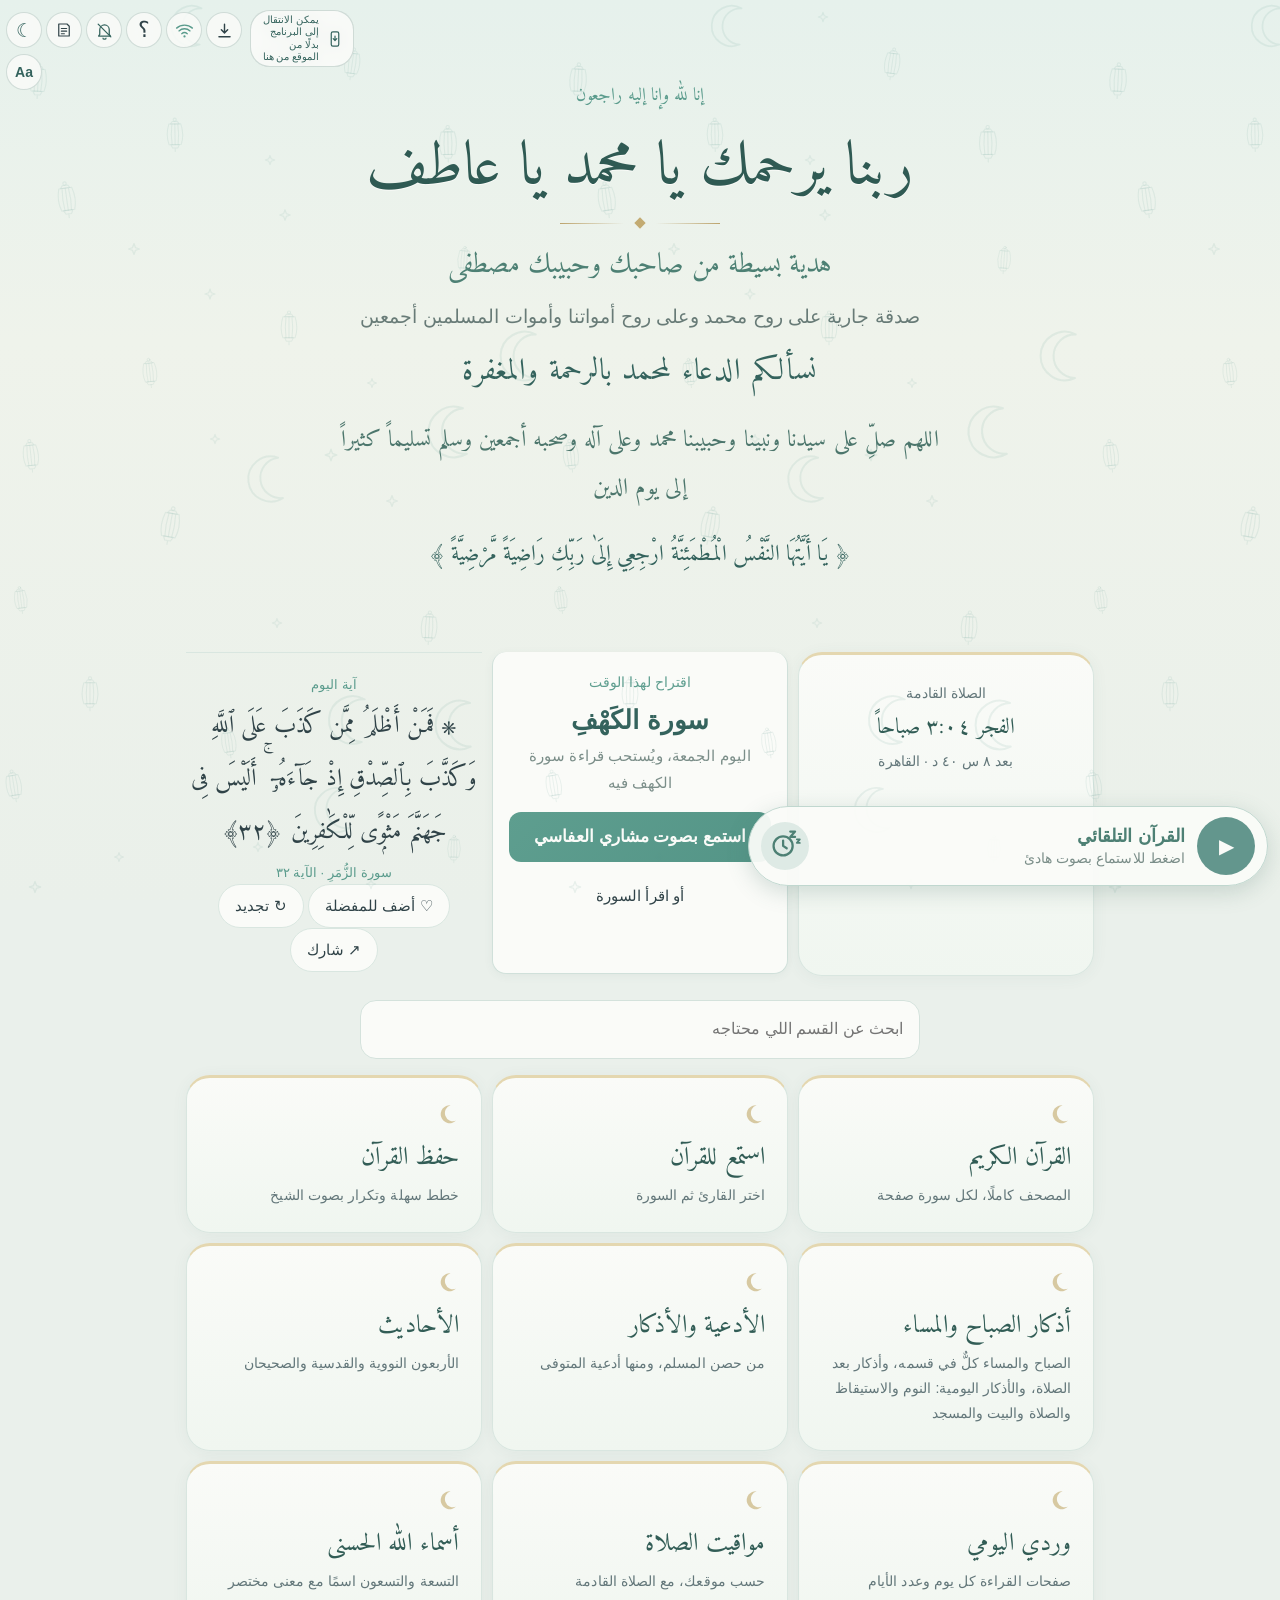
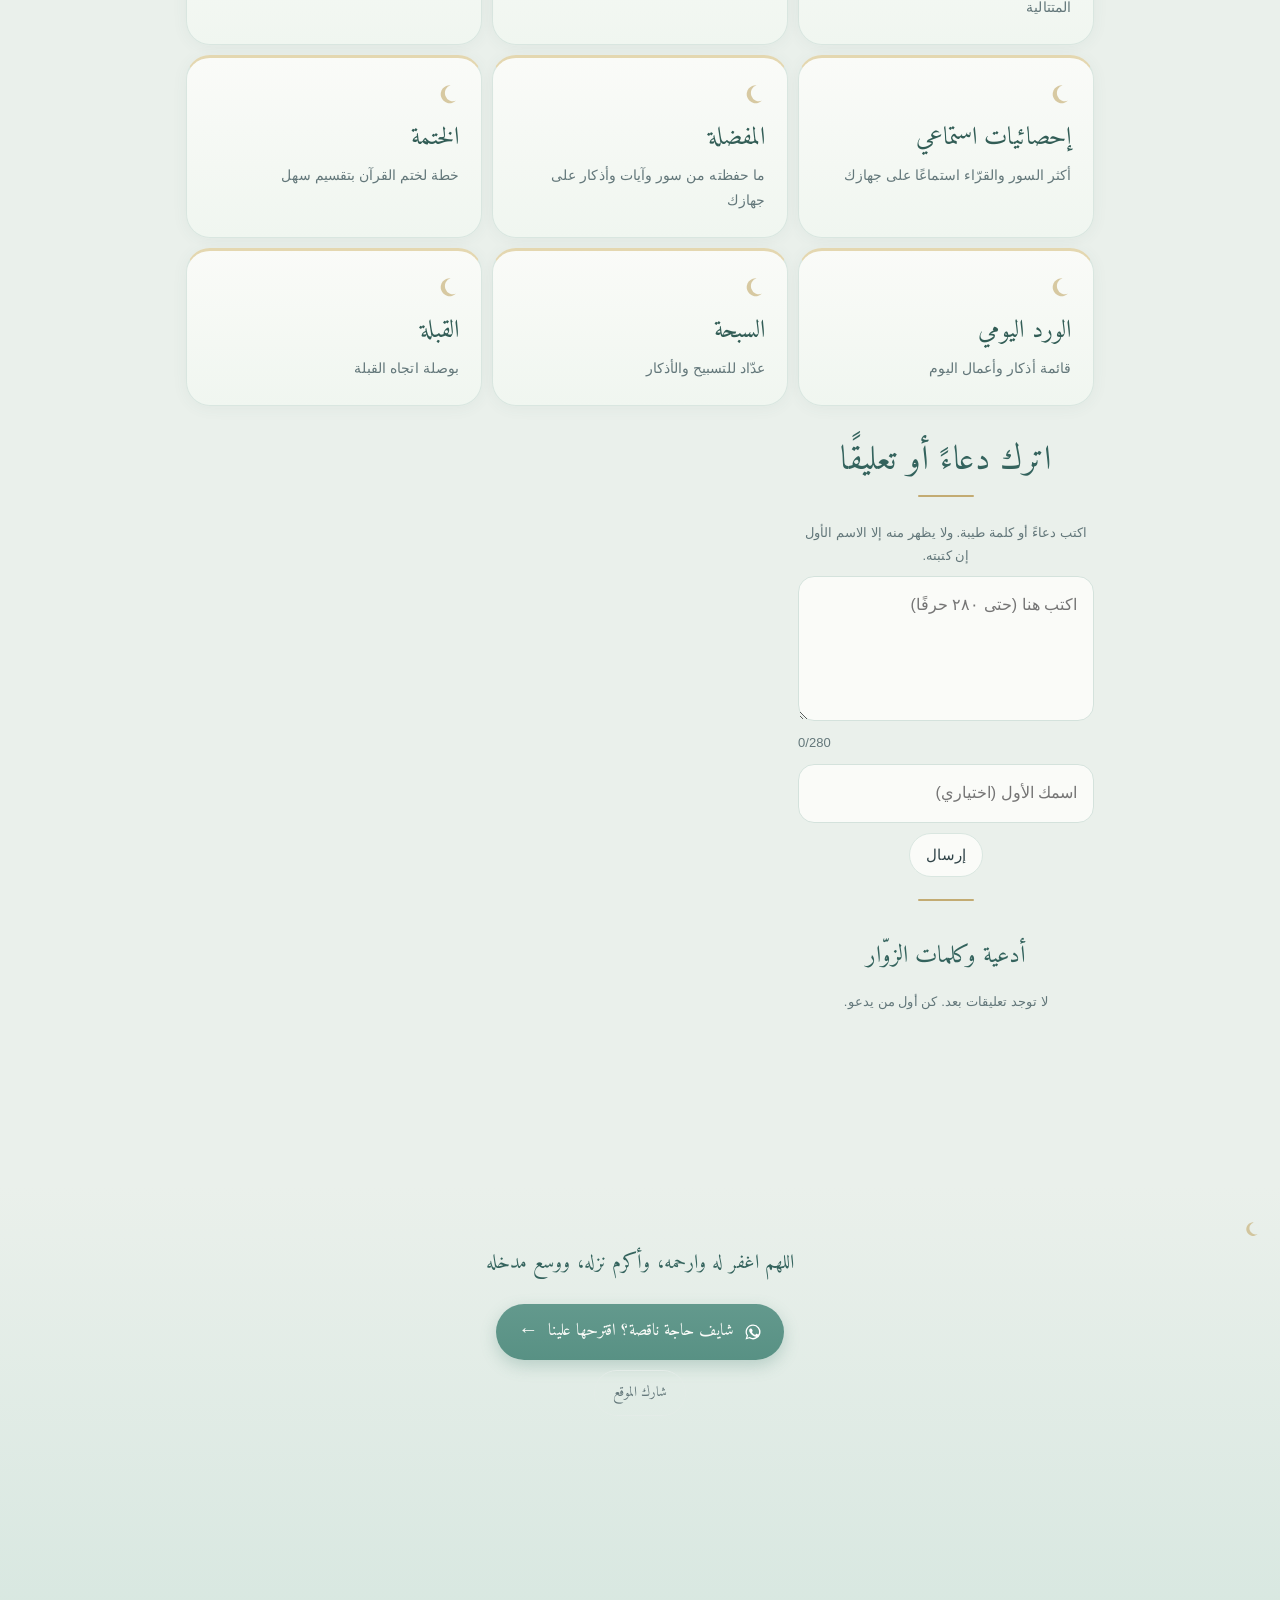
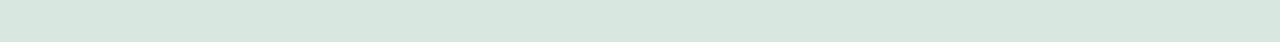
<file: index.html>
<!doctype html>
<html lang="ar" dir="rtl">
<head>
<meta charset="utf-8" />
<meta name="viewport" content="width=device-width, initial-scale=1" />
<title>استمع صدقة جارية | قرآن وأذكار وأدعية وحفظ</title>
<meta name="description" content="استمع صدقة جارية موقع مجاني لسماع القرآن الكريم بأصوات كبار القراء، ويضم الأذكار والأدعية والأحاديث، وحفظ القرآن وختمته، ومواقيت الصلاة، وبعض أجزائه تعمل بدون إنترنت. صدقة جارية على روح من نحب." />
<meta name="google-site-verification" content="gJPX0qTe7fhGGdDmJurbWky4i-oYbL4kvXkHiV1fLBQ" />
<meta name="robots" content="index,follow,max-snippet:-1" />
<link rel="canonical" href="https://nova33g.github.io/" />
<meta property="og:type" content="website" />
<meta property="og:locale" content="ar_AR" />
<meta property="og:site_name" content="استمع صدقة جارية" />
<meta property="og:title" content="استمع صدقة جارية | قرآن وأذكار وأدعية وحفظ" />
<meta property="og:description" content="استمع صدقة جارية على روح من نحب: قرآن كريم بأصوات كبار القراء، أذكار وأدعية وأحاديث، حفظ وختمة ومواقيت الصلاة، وبعضها يعمل بدون إنترنت." />
<meta property="og:url" content="https://nova33g.github.io/" />
<meta property="og:image" content="https://nova33g.github.io/9-mushaf-512.png" />
<meta property="og:image:width" content="512" />
<meta property="og:image:height" content="512" />
<meta property="og:image:alt" content="استمع صدقة جارية" />
<meta name="twitter:card" content="summary" />
<meta name="twitter:title" content="استمع صدقة جارية | قرآن وأذكار وأدعية وحفظ" />
<meta name="twitter:description" content="استمع صدقة جارية على روح من نحب: قرآن كريم بأصوات كبار القراء، أذكار وأدعية وأحاديث، حفظ وختمة ومواقيت الصلاة." />
<meta name="twitter:image" content="https://nova33g.github.io/9-mushaf-512.png" />
<meta name="application-name" content="استمع صدقة جارية" />
<meta name="apple-mobile-web-app-title" content="استمع" />
<link rel="alternate" hreflang="ar" href="https://nova33g.github.io/" />
<script type="application/ld+json">{"@context": "https://schema.org", "@type": "WebSite", "name": "استمع صدقة جارية", "alternateName": ["استمع", "موقع استمع", "nova33g.github.io"], "url": "https://nova33g.github.io/", "inLanguage": "ar", "description": "استمع صدقة جارية على روح من نحب: قرآن كريم بأصوات كبار القراء، أذكار وأدعية وأحاديث، حفظ وختمة ومواقيت الصلاة."}</script>
<script>try{var d=document.documentElement,g=localStorage;if(g.getItem('mem.night')==='true')d.setAttribute('data-night','');var f=g.getItem('mem.fs');if(f&&/^[0-3]$/.test(JSON.parse(f)+''))d.setAttribute('data-fs',JSON.parse(f));if(g.getItem('mem.quiet')==='true')d.setAttribute('data-quiet','')}catch(e){}</script>
<meta name="theme-color" content="#e3efea" />
  <script type="module" crossorigin src="./2-app.js?v=148"></script>
  <link rel="stylesheet" crossorigin href="./1-style.css?v=148">
<script>try{localStorage.removeItem('skipgc');var q=location.search;if(/[?&]owner=0/.test(q)){localStorage.removeItem('mem-owner')}else if(/[?&]owner/.test(q)){localStorage.setItem('mem-owner','1')}if(/[?&]owner/.test(q)){history.replaceState(null,'',location.pathname+location.hash)}if(localStorage.getItem('mem-owner')==='1')window.goatcounter={no_onload:true}}catch(e){}</script>
<script data-goatcounter="https://mhmd-sadaqa.goatcounter.com/count" async src="//gc.zgo.at/count.js"></script>
<script>window.addEventListener("beforeinstallprompt",function(e){e.preventDefault();window.__bip=e;window.dispatchEvent(new Event("mem-install-ready"))});</script>
<link rel="manifest" href="./4-manifest.webmanifest" />
<link rel="icon" type="image/png" sizes="48x48" href="./5-mushaf-48.png" />
<link rel="icon" type="image/png" sizes="96x96" href="./6-mushaf-96.png" />
<link rel="icon" type="image/png" sizes="192x192" href="./8-mushaf-192.png" />
<link rel="apple-touch-icon" sizes="180x180" href="./7-mushaf-180.png" />
</head>
<body><div id="root"></div><noscript><h1>استمع صدقة جارية</h1><p>استمع صدقة جارية على روح من نحب: قرآن كريم بأصوات كبار القراء، أذكار وأدعية وأحاديث، حفظ وختمة ومواقيت الصلاة، وبعضها يعمل بدون إنترنت.</p></noscript></body>
</html>
</file>
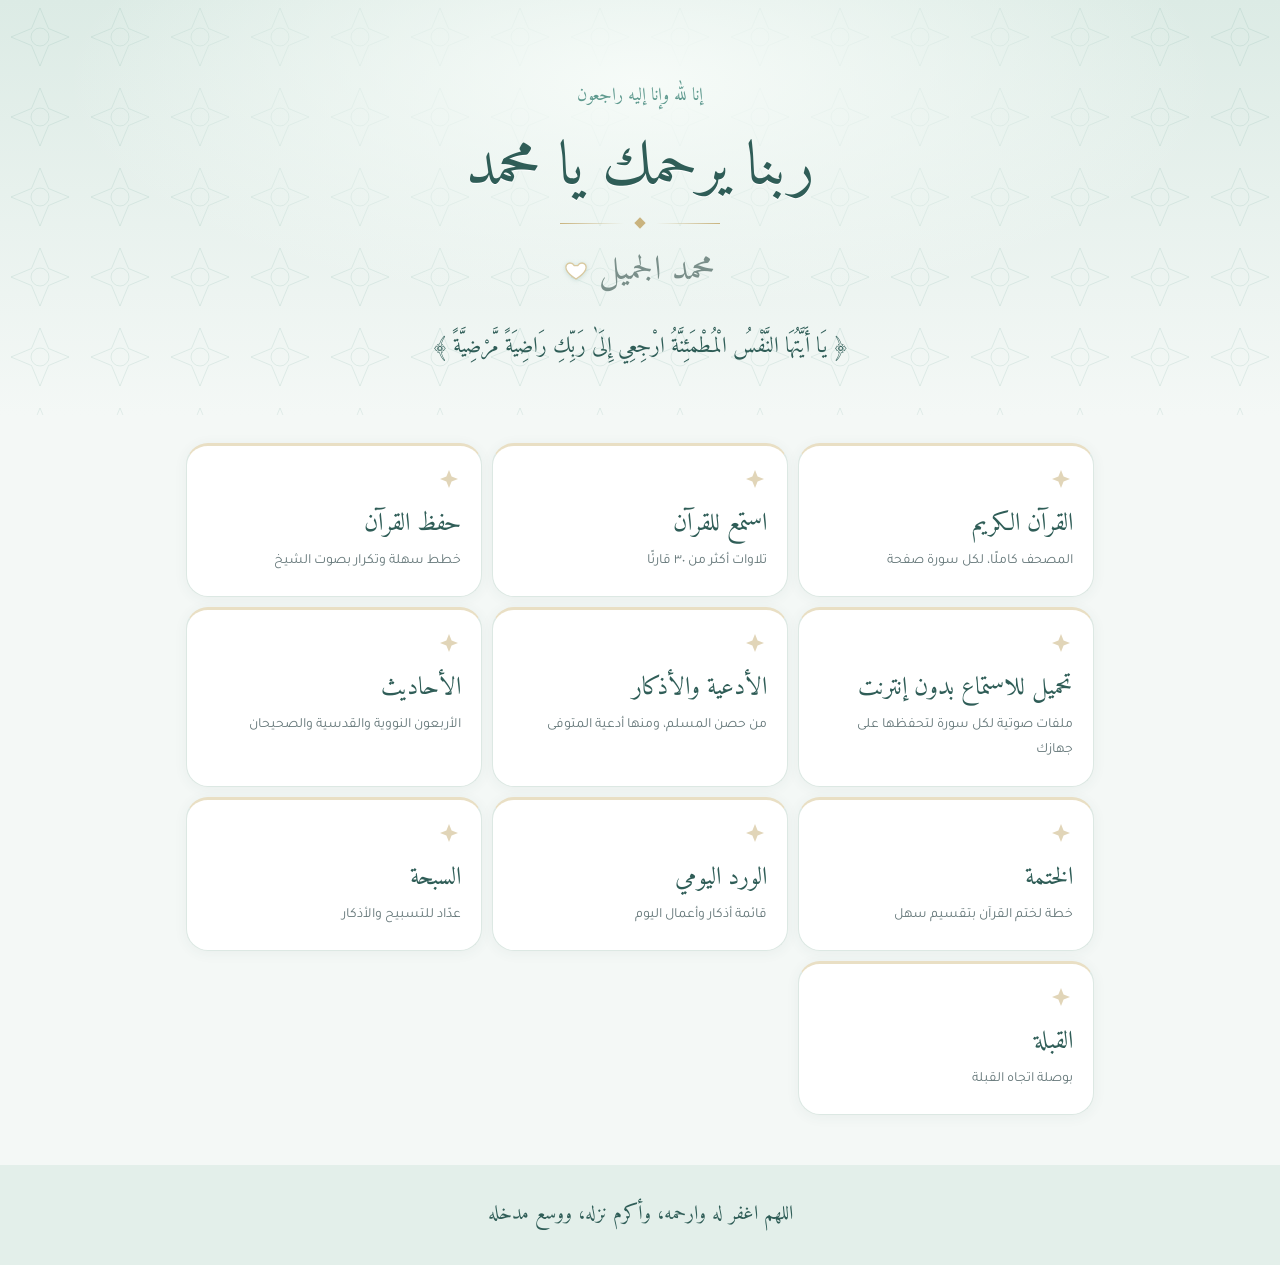
<file: 12-index.html>
<!doctype html>
<html lang="ar" dir="rtl">
<head>
<meta charset="utf-8" />
<meta name="viewport" content="width=device-width, initial-scale=1" />
<title>ربنا يرحمك يا محمد</title>
<meta name="description" content="صدقة جارية لمحمد: قرآن، أدعية، أحاديث، وحفظ." />
<meta name="theme-color" content="#e3efea" />
  <script type="module" crossorigin src="./3-index-D6yEGOOj.js"></script>
  <link rel="stylesheet" crossorigin href="./11-style.css">
</head>
<body><div id="root"></div></body>
</html>
</file>
<file: 1-style.css>
@font-face{font-family:Amiri;src:url(./4-Amiri-Regular-DuMToiWY.ttf) format("truetype");font-weight:400;font-display:swap}@font-face{font-family:Tajawal;src:url(./7-Tajawal-Regular-lomV3N7R.ttf) format("truetype");font-weight:400;font-display:swap}@font-face{font-family:Tajawal;src:url(./6-Tajawal-Medium-xUoGaSp_.ttf) format("truetype");font-weight:500;font-display:swap}@font-face{font-family:Tajawal;src:url(./5-Tajawal-Bold-N9U1XsUl.ttf) format("truetype");font-weight:700;font-display:swap}@font-face{font-family:Tajawal;src:url(./4-Amiri-Regular-DuMToiWY.ttf) format("truetype");font-weight:400 700;unicode-range:U+06D6-06ED;font-display:swap}:root{--glow:#f1f6f2;--c0:#eaf0ed;--c1:#3c6a64;--c2:#63968d;--c3:#d9e7e1;--c4:#c4b182;--c5:#fafbf8;--c6:#dde7e3;--c7:#374845;--c8:#738486;--c9:#ddeae5;--c10:#7b8e89;--c11:#fafbf8;--c12:#d6c8a3;--c13:rgba(99,150,141,.25);--c14:rgba(60,106,100,.06);--c15:#e7dec6;--c16:rgba(60,106,100,.1);--c17:#f0f6f3;--c18:#abcec5;--c19:rgba(99,150,141,.3);--c20:rgba(196,177,130,.28);--c21:#4d8074;--c22:#687b77;--c23:#4c766c;--c24:#d9e5e0;--c25:rgba(250,251,248,.95);--c26:rgba(73,112,103,.14);--c27:#deeae5;--c28:#6d7f7a;--c29:#e4ece8;--c30:#e9f2ed;--c31:#e0e9e5;--c32:#dae6e1;--c33:#c0d7cf;--c34:rgba(73,112,103,.22);--c35:#d0e0da;--c36:rgba(60,106,100,.12);--c37:#5d958b;--c38:#e7efeb;--c39:rgba(60,106,100,.05);--c40:rgba(99,150,141,.16);--c41:rgba(234,240,237,.86);--c42:rgba(221,231,227,.7);--c43:rgba(73,112,103,.28);--c44:rgba(250,251,248,.96);--c45:rgba(60,106,100,.14);--c46:#34635d;--c47:#5a9b8c;--c48:#dbeae4;--c49:#bca36c;--c50:#ebf1ec;--c51:#d9e6e0;--c52:#304348;--c53:#63777a;--c54:#e6f1ec;--c55:#eff3eb;--c56:#eaf0ea;--c57:#eaf0eb;--c58:#f8f1df;--c59:rgba(248,241,223,0);--c60:#d7e9e2;--c61:#dceae3;--c62:#2f5a53;--c63:#718883;--c64:#e4d7b0;--c65:#f0f6f0;--c66:#325d56;--c67:#cadcd4;--c68:#e3f0ea;--c69:#f2f5f2;--c70:#5e9e8f;--c71:#549587;--c72:#549587;--c73:#4d8d7f;--c74:rgba(90,155,140,.3);--c75:#d4e2dc;--c76:rgba(235,241,236,.88);--c77:#d7e7e0;--c78:#c3ab72;--c79:rgba(250,251,248,.97);--c80:rgba(188,163,108,.3);--c81:rgba(250,251,248,.7);--c82:rgba(52,99,93,.18);--c83:rgba(114,166,149,.18);--c84:rgba(114,166,149,.22);--c85:#63998d;--c86:#589184;--c87:rgba(74,132,117,.28);--c88:rgba(99,153,141,.4);--c89:rgba(99,153,141,0);--c90:rgba(99,153,141,.22);--c91:rgba(52,99,93,.15);--c92:rgba(52,99,93,.2);--c93:#e4eeea;--c94:#efe2e2;--c95:#865858;--c96:#6a8680;--c97:rgba(250,251,248,.85)}html[data-night]{color-scheme:dark;--glow:#2a2b2d;--c0:#2d2f31;--c1:#6d7074;--c2:#bcbec1;--c3:#3a3b3d;--c4:#b9a46f;--c5:#1c1d1e;--c6:#3a3b3d;--c7:#e6e6e3;--c8:#bcbec1;--c9:#3a3b3d;--c10:#a8aaad;--c11:#1c1d1e;--c12:#4a4c4f;--c13:rgba(188,190,193,.25);--c14:rgba(0,0,0,.1);--c15:#3a3b3d;--c16:rgba(0,0,0,.16);--c17:#18191a;--c18:#4a4c4f;--c19:rgba(188,190,193,.3);--c20:rgba(185,164,111,.28);--c21:#6d7074;--c22:#bcbec1;--c23:#bcbec1;--c24:#3a3b3d;--c25:rgba(28,29,30,.95);--c26:rgba(0,0,0,.22);--c27:#3a3b3d;--c28:#bcbec1;--c29:#2d2f31;--c30:#2d2f31;--c31:#3a3b3d;--c32:#3a3b3d;--c33:#4a4c4f;--c34:rgba(0,0,0,.35);--c35:#3a3b3d;--c36:rgba(0,0,0,.19);--c37:#9a9da1;--c38:#2d2f31;--c39:rgba(0,0,0,.08);--c40:rgba(188,190,193,.16);--c41:rgba(45,47,49,.86);--c42:rgba(58,59,61,.7);--c43:rgba(0,0,0,.45);--c44:rgba(28,29,30,.96);--c45:rgba(0,0,0,.22);--c46:#e6e6e3;--c47:#9a9da1;--c48:#3a3b3d;--c49:#b9a46f;--c50:#2d2f31;--c51:#3a3b3d;--c52:#e6e6e3;--c53:#bcbec1;--c54:#2d2f31;--c55:#2d2f31;--c56:#2d2f31;--c57:#2d2f31;--c58:#2d2f31;--c59:rgba(45,47,49,0);--c60:#3a3b3d;--c61:#3a3b3d;--c62:#e6e6e3;--c63:#bcbec1;--c64:#4a4c4f;--c65:#18191a;--c66:#e6e6e3;--c67:#3a3b3d;--c68:#2d2f31;--c69:#18191a;--c70:#9a9da1;--c71:#9a9da1;--c72:#9a9da1;--c73:#9a9da1;--c74:rgba(154,157,161,.3);--c75:#3a3b3d;--c76:rgba(45,47,49,.88);--c77:#3a3b3d;--c78:#b9a46f;--c79:rgba(28,29,30,.97);--c80:rgba(185,164,111,.3);--c81:rgba(28,29,30,.7);--c82:rgba(0,0,0,.29);--c83:rgba(154,157,161,.18);--c84:rgba(154,157,161,.22);--c85:#bcbec1;--c86:#9a9da1;--c87:rgba(0,0,0,.45);--c88:rgba(188,190,193,.4);--c89:rgba(188,190,193,0);--c90:rgba(188,190,193,.22);--c91:rgba(0,0,0,.24);--c92:rgba(0,0,0,.32);--c93:#2d2f31;--c94:#2d2f31;--c95:#bcbec1;--c96:#bcbec1;--c97:rgba(28,29,30,.85)}html[data-night] body{background:#0f1011;color:#e6e6e3}html[data-night] .mem{background:linear-gradient(180deg,#0a0a0b 0,#141516,#1b1c1e) fixed!important}html[data-night] .mem-hero{background:radial-gradient(120% 70% at 50% 0%,#ffffff0f 0,#fff0 60%)!important}html,body,#root{margin:0;min-height:100%}body{background:var(--c0)}.mem{--deep: var(--c1);--teal: var(--c2);--soft: var(--c3);--sand: var(--c4);--bg: var(--c0);--paper: var(--c5);--line: var(--c6);--ink: var(--c7);--ink2: var(--c8);font-family:Tajawal,sans-serif;color:var(--ink);background:var(--bg);font-size:16px;line-height:1.8;min-height:100vh}.mem *{box-sizing:border-box}.mem a{color:inherit;text-decoration:none}.mem-hero{text-align:center;padding:60px 20px 34px;position:relative;overflow:hidden;background:linear-gradient(180deg,var(--c9),var(--c0))}.mem-pat{position:absolute;top:0;right:0;bottom:0;left:0;width:100%;height:100%;pointer-events:none}.mem-hero>*:not(.mem-pat){position:relative}.mem-name2{margin:0 0 20px;font-family:Amiri,serif;font-size:28px;color:var(--c10);letter-spacing:.02em}.mem-heart{width:24px;height:24px;vertical-align:-3px;fill:var(--c11);stroke:var(--c12);stroke-width:1.4;filter:drop-shadow(0 1px 2px var(--c13))}.mem-bismillah{margin:0;font-family:Amiri,serif;font-size:18px;color:var(--teal)}.mem-title{font-family:Amiri,serif;font-weight:400;font-size:min(44px,8.4vw);white-space:nowrap;line-height:1.5;margin:10px 0 0;color:var(--deep);text-shadow:0 1px 0 var(--c11)}.mem-orn{display:flex;align-items:center;justify-content:center;gap:12px;margin:4px 0 14px}.mem-orn span{width:64px;height:1px;background:linear-gradient(90deg,transparent,var(--sand))}.mem-orn span:last-child{transform:scaleX(-1)}.mem-orn i{width:8px;height:8px;transform:rotate(45deg);background:var(--sand)}.mem-hv{max-width:640px;margin:0 auto;color:var(--deep);font-size:22px!important;line-height:2.2!important}.mem-quran{font-family:Amiri,serif;font-size:26px;line-height:2.3;margin:0}.mem-num{font-size:15px;color:var(--sand);font-family:Amiri,serif}.mem-top{padding:14px 18px 0;max-width:820px;margin:0 auto}.mem-top a{color:var(--deep);font-weight:700}.mem-main{padding:14px 16px 8px;max-width:820px;margin:0 auto}.mem-grid{display:grid;grid-template-columns:1fr;gap:10px;margin:14px 0}@media (min-width: 560px){.mem-grid{grid-template-columns:1fr 1fr}}@media (min-width: 900px){.mem-home{grid-template-columns:1fr 1fr 1fr}.mem-main:has(.mem-home){max-width:940px}}.mem-hcard{display:flex;flex-direction:column;gap:2px;padding:22px 20px;background:var(--paper);border:1px solid var(--line);border-radius:22px;box-shadow:0 2px 14px var(--c14);border-top:3px solid var(--c15);transition:transform .15s,box-shadow .15s}.mem-hcard:hover{transform:translateY(-2px);box-shadow:0 8px 20px var(--c16)}.mem-hcard b{font-family:Amiri,serif;font-size:25px;font-weight:400;color:var(--deep)}.mem-hcard small{color:var(--ink2);font-size:14px}.mem-tile{display:flex;align-items:center;gap:12px;min-height:60px;padding:10px 16px;background:var(--paper);border:1px solid var(--line);border-radius:16px}.mem-tile:hover{background:var(--soft)}.mem-tile b{display:block;font-weight:500;color:var(--deep);line-height:1.5}.mem-tile small{display:block;color:var(--ink2);font-size:13px}.mem-tn{flex:none;width:38px;height:38px;border-radius:50%;background:var(--soft);color:var(--deep);display:inline-flex;align-items:center;justify-content:center;font-size:15px}.mem-sec{background:var(--paper);border:1px solid var(--line);border-radius:22px;padding:22px 18px;margin:10px 0}.mem-back{display:inline-block;color:var(--teal)!important;font-size:15px;min-height:40px}.mem-h2{font-family:Amiri,serif;font-weight:400;font-size:30px;line-height:1.6;margin:0;color:var(--deep);text-align:center}.mem-rule{width:56px;height:2px;background:var(--sand);margin:6px auto 16px;border-radius:2px}.mem-p{margin:0 0 14px;color:var(--ink2)}.mem-cap{margin:8px 0 0;font-size:13px;color:var(--ink2)}.mem-input{width:100%;font:inherit;font-size:16px;color:var(--ink);background:var(--c17);border:1px solid var(--line);border-radius:14px;padding:12px 14px}.mem-input:focus{outline:2px solid var(--teal);outline-offset:1px}.mem-chip{display:inline-flex;align-items:center;min-height:44px;padding:0 16px;border:1px solid var(--line);border-radius:24px;background:var(--c17);color:var(--ink);font:inherit;font-size:15px;cursor:pointer}.mem-chip[data-on=true]{background:var(--teal);border-color:var(--teal);color:var(--c11);font-weight:700}.mem-chips{display:flex;flex-wrap:wrap;gap:8px;margin:14px 0;align-items:center}.mem-list{display:flex;flex-wrap:wrap;gap:8px;max-height:230px;overflow-y:auto;padding:4px 2px;margin:12px 0}.mem-ayahs{text-align:justify;text-align-last:center;padding:8px 4px}.mem-bsm{text-align:center;color:var(--deep);font-size:26px}.mem-pager{display:flex;justify-content:space-between;gap:8px;flex-wrap:wrap;margin-top:18px}.mem-card{border-top:1px solid var(--line);padding:18px 0}.mem-card:first-of-type{border-top:0}.mem-card .mem-quran{font-size:23px;line-height:2.1}.mem-src{color:var(--teal);font-size:13px;margin:2px 0 0;font-weight:500}.mem-copy,.mem-btn{display:inline-flex;align-items:center;min-height:44px;padding:0 18px;border-radius:24px;border:1px solid var(--line);background:var(--soft);color:var(--deep)!important;font:inherit;font-size:15px;cursor:pointer}.mem-counter{text-align:center;padding:8px 0}.mem-count{font-family:Amiri,serif;font-size:84px;line-height:1.3;color:var(--deep)}.mem-bead{width:170px;height:170px;border-radius:50%;border:0;background:radial-gradient(circle at 35% 30%,var(--c18),var(--teal));color:var(--c11);font:inherit;font-size:22px;font-weight:700;cursor:pointer;margin:8px auto;display:block;box-shadow:0 10px 24px var(--c19)}.mem-bead:active{transform:scale(.97)}.mem-row{display:flex;gap:8px;flex-wrap:wrap;justify-content:center;margin-top:8px}.mem-rows{border-top:1px solid var(--line);margin:8px 0}.mem-rowitem{display:flex;justify-content:space-between;gap:16px;align-items:baseline;padding:12px 0;border-bottom:1px solid var(--line)}.mem-rowitem b{display:block;font-weight:700}.mem-rowitem small{display:block;color:var(--ink2);font-size:13px}.mem-rowitem em{font-style:normal;font-weight:700;color:var(--deep);white-space:nowrap}.mem-check{display:flex;align-items:center;gap:14px;min-height:56px;padding:8px 0;border:0;border-top:1px solid var(--line);cursor:pointer;width:100%;background:transparent;font:inherit;color:var(--ink);text-align:start}.mem-box{flex:none;width:26px;height:26px;border-radius:8px;border:1.5px solid var(--teal);display:inline-flex;align-items:center;justify-content:center;color:var(--c11)}.mem-check[aria-pressed=true] .mem-box{background:var(--teal)}.mem-check[aria-pressed=true] .mem-name{color:var(--ink2);text-decoration:line-through}.mem-name{font-weight:700;display:block}.mem-detail{color:var(--ink2);font-size:13px;display:block}.mem-foot{text-align:center;font-family:Amiri,serif;font-size:20px;color:var(--deep);background:var(--soft);margin-top:28px;padding:32px 20px}.mem-h3{font-family:Amiri,serif;font-weight:400;font-size:24px;margin:18px 0 4px;color:var(--deep);text-align:center}.mem-hd.is-clamped{display:-webkit-box;-webkit-line-clamp:4;-webkit-box-orient:vertical;overflow:hidden}.mem-hd{font-size:21px;line-height:2.1}.mem-more{background:transparent;border:0;color:var(--teal);font:inherit;font-weight:700;min-height:44px;cursor:pointer;padding:0}.mem-player{background:var(--soft);border:1px solid var(--line);color:var(--ink);border-radius:20px;padding:22px 16px;text-align:center;margin-top:8px}.mem-pname{font-family:Amiri,serif;font-size:26px;color:var(--deep)}.mem-psub{color:var(--ink2);margin-bottom:12px}.mem-audio{display:none}.mem-play{min-height:52px;padding:0 34px;border-radius:28px;border:0;background:var(--teal);color:var(--c11);font:inherit;font-size:17px;font-weight:700;cursor:pointer}.mem-cur{background:var(--c20);border-radius:8px}.mem-lab{margin:18px 0 6px;font-weight:700;color:var(--deep)}.mem-step{display:inline-flex;gap:8px}.mem-steps{margin:8px 0;padding-inline-start:22px;color:var(--ink2)}.mem-steps li{margin:6px 0}@media (min-width: 768px){.mem-hero{padding:80px 40px 44px}.mem-title{font-size:62px}.mem-name2{font-size:34px}.mem-sec{padding:32px 40px}.mem-quran{font-size:30px}.mem-card .mem-quran{font-size:26px}}.mem-star{display:block;width:24px;height:24px;margin-bottom:8px}.mem .mem-hv{margin:0 auto}.mem-bgbtn{position:fixed;left:12px;right:12px;bottom:12px;z-index:50;display:flex;align-items:center;gap:8px;padding:6px 8px;border-radius:999px;border:1px solid var(--c24);background:var(--c25);color:var(--c21);box-shadow:0 2px 12px var(--c26);max-width:420px}.mem-bgb{width:40px;height:40px;flex:none;border-radius:50%;border:0;background:var(--c27);color:var(--c21);font-size:14px;cursor:pointer}.mem-bgt{flex:1;display:flex;flex-direction:column;min-width:0;line-height:1.4}.mem-bgt b{font-size:14px;font-weight:600;white-space:nowrap;overflow:hidden;text-overflow:ellipsis}.mem-bgt small{font-size:12px;color:var(--c10);white-space:nowrap;overflow:hidden;text-overflow:ellipsis}.mem-prog{display:flex;align-items:center;gap:10px;margin-top:14px;font-size:13px;color:var(--c28);direction:ltr}.mem-prog input{flex:1;accent-color:var(--c2)}.mem-srow{display:flex;align-items:center;border-bottom:1px solid var(--c29)}.mem-srow:last-child{border-bottom:0}.mem-srow .mem-ritem{flex:1;border-bottom:0}.mem-srow[data-on=true]{background:var(--c27)}.mem-sread{padding:0 18px;color:var(--c2);font-size:14px;text-decoration:none}.mem-main{padding-bottom:80px}.mem-gift{font-family:Amiri,serif;font-size:24px;color:var(--c21);margin:14px 0 6px}.mem-sadaqa{font-size:17px;line-height:2;color:var(--c22);max-width:560px;margin:0 auto 10px}.mem-salat{font-family:Amiri,serif;font-size:20px;line-height:2.1;color:var(--c23);max-width:600px;margin:0 auto 18px}.mem-lbox{background:var(--c30);border:1px solid var(--c31);border-radius:20px;padding:16px;margin:4px 0 22px}.mem-lrow{display:flex;flex-direction:column;gap:12px;align-items:stretch}.mem-lchg{display:flex;flex-direction:column;align-items:center;gap:2px;padding:10px 14px;border:1px solid var(--c31);border-radius:16px;background:var(--c11);color:var(--deep);font:inherit;font-size:16px;cursor:pointer}.mem-lchg small{color:var(--c10);font-size:13px}.mem-rpick{margin-top:14px}.mem-rlist{display:flex;flex-direction:column;max-height:340px;overflow-y:auto;margin-top:12px;border:1px solid var(--c32);border-radius:16px;background:var(--c11)}.mem-ritem{display:flex;align-items:center;min-height:52px;padding:0 18px;border:0;border-bottom:1px solid var(--c29);background:transparent;color:var(--ink)!important;font:inherit;font-size:16px;text-align:right;cursor:pointer;text-decoration:none}.mem-ritem:last-child{border-bottom:0}.mem-ritem[data-on=true]{background:var(--c27);color:var(--deep)!important;font-weight:700}.mem-lbox .mem-play{width:100%}@media (min-width: 768px){.mem-gift{font-size:28px}.mem-sadaqa{font-size:19px}.mem-salat{font-size:23px}.mem-lrow{flex-direction:row}.mem-lbox .mem-play{width:auto;min-width:200px}.mem-lchg{flex:1}}.mem-step{display:flex;flex-direction:column;gap:10px;margin-top:8px}.mem-lab{font-size:15px;color:var(--c22);margin-top:10px}.mem-sug{margin-top:0;max-height:280px}.mem-select{-moz-appearance:none;appearance:none;-webkit-appearance:none;background:var(--c11);font:inherit;font-size:16px;min-height:52px}.mem-go{margin-top:18px;width:100%}.mem-go:disabled{opacity:.45;cursor:default}.mem-now{text-align:center;padding:18px 4px 8px;display:flex;flex-direction:column;gap:12px;align-items:stretch}.mem-nowr{font-family:Amiri,serif;font-size:30px;color:var(--deep);margin:0}.mem-nows{font-size:18px;color:var(--c22);margin:0 0 8px}.mem-now .mem-sread{padding:10px}.mem-bgbtn{padding:10px 12px!important;gap:12px!important;max-width:520px!important;bottom:14px!important;border:1.5px solid var(--c33)!important;box-shadow:0 6px 22px var(--c34)!important}.mem-bgb{width:48px!important;height:48px!important;font-size:18px!important}.mem-bgmain{width:58px!important;height:58px!important;background:var(--c2)!important;color:var(--c11)!important;font-size:20px!important}.mem-bgt b{font-size:18px!important}.mem-bgt small{font-size:14px!important}.mem-main{padding-bottom:110px}.mem-vlink{align-self:flex-start;background:none;border:0;color:var(--c2);font:inherit;font-size:15px;padding:6px 0;cursor:pointer;text-decoration:underline}.mem-didyou{font-size:14px;color:var(--c28);margin:2px 0 -4px}.mem-vh{background:var(--c30);border:1px solid var(--c31);border-radius:18px;padding:14px;display:flex;flex-direction:column;gap:10px}.mem-vnote{font-size:13px;color:var(--c28);line-height:1.8;margin:0}.mem-vrow{display:flex;align-items:center;border-bottom:1px solid var(--c32)}.mem-vrow:last-child{border-bottom:0}.mem-vrow .mem-ritem{flex:1;flex-direction:column;align-items:flex-start;justify-content:center;gap:2px;padding:8px 6px}.mem-vrow small{color:var(--c10);font-size:12px}.mem-vtry{border:1px solid var(--c35);background:var(--c11);color:var(--c21);border-radius:16px;padding:8px 12px;font:inherit;font-size:13px;cursor:pointer}html{-webkit-tap-highlight-color:transparent;scroll-behavior:smooth}.mem{-webkit-font-smoothing:antialiased;letter-spacing:.005em}@keyframes memIn{0%{opacity:0;transform:translateY(10px)}to{opacity:1;transform:none}}@keyframes memFade{0%{opacity:0}to{opacity:1}}@keyframes memUp{0%{opacity:0;transform:translateY(24px)}to{opacity:1;transform:none}}.mem-main{animation:memIn .5s cubic-bezier(.2,.7,.2,1) both}.mem-hero>*:not(.mem-pat){animation:memIn .9s cubic-bezier(.2,.7,.2,1) both}.mem-hero>.mem-title{animation-delay:.08s}.mem-hero>.mem-orn{animation-delay:.16s}.mem-hero>.mem-gift{animation-delay:.24s}.mem-hero>.mem-sadaqa{animation-delay:.32s}.mem-hero>.mem-name2{animation-delay:.4s}.mem-hero>.mem-salat{animation-delay:.48s}.mem-hero>.mem-hv{animation-delay:.56s}.mem-home .mem-hcard{animation:memIn .6s cubic-bezier(.2,.7,.2,1) both}.mem-home .mem-hcard:nth-child(2){animation-delay:.05s}.mem-home .mem-hcard:nth-child(3){animation-delay:.1s}.mem-home .mem-hcard:nth-child(4){animation-delay:.15s}.mem-home .mem-hcard:nth-child(5){animation-delay:.2s}.mem-home .mem-hcard:nth-child(6){animation-delay:.25s}.mem-home .mem-hcard:nth-child(n+7){animation-delay:.3s}.mem-hcard,.mem-tile,.mem-chip,.mem-ritem,.mem-play,.mem-lchg,.mem-vtry,.mem-bgb,.mem-input{transition:transform .18s ease,box-shadow .25s ease,background-color .25s ease,border-color .25s ease,color .2s ease,opacity .2s ease}.mem-hcard{border-radius:24px;padding:24px 22px;box-shadow:0 2px 16px var(--c14)}.mem-hcard:hover,.mem-tile:hover{transform:translateY(-3px);box-shadow:0 10px 26px var(--c36)}.mem-hcard:active,.mem-tile:active,.mem-chip:active,.mem-play:active,.mem-lchg:active,.mem-ritem:active,.mem-bgb:active{transform:scale(.97)}.mem-chip:hover{border-color:var(--teal);background:var(--c11)}.mem-play:hover{background:var(--c37);box-shadow:0 6px 18px var(--c19)}.mem-ritem:hover,.mem-srow:hover{background:var(--c38)}.mem-sec{border-radius:26px;padding:26px 20px;box-shadow:0 2px 18px var(--c39)}.mem-h2{font-size:34px;letter-spacing:.01em}.mem-p{line-height:1.95}.mem-input{border-radius:16px;padding:14px 16px;background:var(--c11)}.mem-input:focus{outline:0;border-color:var(--teal);box-shadow:0 0 0 4px var(--c40)}.mem-top{position:sticky;top:0;z-index:40;max-width:none;padding:12px 18px;background:var(--c41);-webkit-backdrop-filter:blur(10px);backdrop-filter:blur(10px);border-bottom:1px solid var(--c42)}.mem-top a{display:inline-block;max-width:820px;margin:0 auto}.mem-top{text-align:right}.mem-quran.mem-ayahs{line-height:2.5}.mem-foot{text-align:center;padding:34px 20px 130px;margin-top:30px;background:linear-gradient(180deg,transparent,var(--c3));color:var(--deep);font-family:Amiri,serif;font-size:20px;line-height:2}.mem-fo{display:block;color:var(--sand);font-size:14px;margin-bottom:6px}.mem-bgbtn{animation:memUp .7s .5s cubic-bezier(.2,.7,.2,1) both;padding-bottom:calc(10px + env(safe-area-inset-bottom))!important}.mem-bgbtn:hover{box-shadow:0 8px 26px var(--c43)!important}.mem-sug,.mem-vh{animation:memIn .3s ease both}.mem-stats{display:grid;grid-template-columns:1fr 1fr;gap:12px;margin-top:8px}.mem-stat{background:var(--c30);border:1px solid var(--c31);border-radius:20px;padding:18px 10px;text-align:center;display:flex;flex-direction:column;gap:4px}.mem-stat b{font-family:Amiri,serif;font-size:40px;font-weight:400;color:var(--deep);line-height:1.3}.mem-stat span{color:var(--ink2);font-size:15px}.mem-stat-t{grid-column:1 / -1;background:var(--c27)}@media (prefers-reduced-motion: reduce){*,*:before,*:after{animation:none!important;transition:none!important;scroll-behavior:auto!important}}.mem-daynav{display:flex;align-items:center;justify-content:space-between;gap:8px;background:var(--c30);border:1px solid var(--c31);border-radius:18px;padding:10px}.mem-daynav span{display:flex;flex-direction:column;line-height:1.5;color:var(--deep)}.mem-daynav small{color:var(--ink2);font-size:13px}.mem-daynav .mem-chip:disabled{opacity:.4}.mem-nows{margin:0;color:var(--ink2)}.mem-name2{cursor:default;-webkit-user-select:none;user-select:none}.mem-lab{display:block;font-weight:700;color:var(--deep);margin:18px 0 6px;font-size:15px}.mem-step>.mem-lab:first-child{margin-top:4px}.mem-didyou{margin:6px 2px 4px}.mem-chips{gap:8px}.mem-chips{flex-wrap:wrap}.mem-daynav{padding:8px;gap:6px}.mem-daynav span{text-align:center;white-space:nowrap;font-size:15px;flex:1}.mem-daynav .mem-chip{padding:8px 12px;font-size:14px;white-space:nowrap;min-height:40px}.mem-rem{position:fixed;top:62px;left:50%;transform:translate(-50%);z-index:60;display:flex;align-items:center;gap:10px;width:max-content;max-width:min(92vw,420px);padding:10px 10px 10px 16px;background:var(--c44);border:1px solid var(--line);border-radius:18px;box-shadow:0 8px 26px var(--c45);color:var(--deep);font-family:Amiri,serif;font-size:20px;line-height:1.6;animation:remIn .6s cubic-bezier(.2,.7,.2,1) both}.mem-rem-t{animation:memFade .8s ease both;padding-inline-start:6px}.mem-rem-x{flex:none;width:34px;height:34px;border-radius:50%;border:0;background:var(--soft);color:var(--deep);font-size:20px;line-height:1;cursor:pointer}@keyframes remIn{0%{opacity:0;transform:translate(-50%,-14px)}to{opacity:1;transform:translate(-50%)}}.mem{--deep: var(--c46);--teal: var(--c47);--soft: var(--c48);--sand: var(--c49);--bg: var(--c50);--paper: var(--c5);--line: var(--c51);--ink: var(--c52);--ink2: var(--c53);background:linear-gradient(180deg,var(--c54) 0,var(--c55) 38%,var(--c56) 100%) fixed}body{background:var(--c57)}.mem-hero{background:radial-gradient(120% 70% at 50% 0%,var(--c58) 0,var(--c59) 60%),linear-gradient(180deg,var(--c60) 0,var(--c61) 55%,var(--c50) 100%)}.mem-title{color:var(--c62)}.mem-name2{color:var(--c63)}.mem-hcard{border-top-color:var(--c64);background:linear-gradient(180deg,var(--c5),var(--c65))}.mem-hcard b{color:var(--c66)}.mem-hcard:hover,.mem-tile:hover{border-color:var(--c67)}.mem-tile:hover{background:var(--c68)}.mem-sec{background:linear-gradient(180deg,var(--c5),var(--c69))}.mem-play,.mem-bgb.mem-bgmain,.mem-chip[data-on=true]{background:linear-gradient(135deg,var(--c70),var(--c71))}.mem-chip[data-on=true]{border-color:var(--c71)}.mem-play:hover{background:linear-gradient(135deg,var(--c72),var(--c73));box-shadow:0 6px 18px var(--c74)}.mem-chip{background:var(--c11)}.mem-input{border-color:var(--c75)}.mem-top{background:var(--c76)}.mem-foot{background:linear-gradient(180deg,transparent,var(--c77));color:var(--c46)}.mem-orn i,.mem-rule{background:var(--c78)}.mem-p,.mem-cap,.mem-hcard small,.mem-tile small{color:var(--c53)}.mem-rem{background:var(--c79);border-color:var(--c51)}.mem-rem-x{background:var(--c48)}.mem-player,.mem-daynav,.mem-stat{background:var(--c68);border-color:var(--c51)}.mem-cur{background:var(--c80);border-radius:8px}.mem-dlall{margin-top:26px;padding:18px 16px;background:var(--c68);border:1px solid var(--c51);border-radius:20px;display:flex;flex-direction:column;gap:10px}.mem-dlall .mem-h3{margin:0}.mem-dlall .mem-sread:disabled{opacity:.5}.mem-bar{height:8px;background:var(--c11);border-radius:8px;overflow:hidden;border:1px solid var(--c51)}.mem-bar i{display:block;height:100%;background:linear-gradient(90deg,var(--c70),var(--c71));transition:width .4s ease}.mem-rep{display:flex;flex-direction:column;gap:8px;align-items:flex-start;margin:6px 0}.mem-repb{min-height:46px;padding:0 22px;border-radius:24px;border:1px solid var(--c67);background:var(--c68);color:var(--deep);font:inherit;font-weight:700;cursor:pointer;transition:transform .15s ease,background-color .25s ease}.mem-repb:active{transform:scale(.97)}.mem-repb[data-done=true]{background:linear-gradient(135deg,var(--c70),var(--c71));color:var(--c11);border-color:var(--c71)}.mem-adh-hero{margin:14px 0 4px}.mem-adh-hero b{font-size:26px}.mem-sugg{display:block;width:fit-content;margin:18px auto 0;padding:10px 18px;border-radius:999px;background:var(--c81);border:1px solid var(--c82);color:var(--c46);font-family:inherit;font-size:16px;text-decoration:none}.mem-tap{cursor:pointer;border-radius:8px;transition:background .25s}.mem-tap:active{background:var(--c83)}.mem-ayahs .mem-cur{background:var(--c84);border-radius:8px}.mem-foot .mem-sugg{display:flex;align-items:center;justify-content:center;gap:10px;width:fit-content;max-width:92%;margin:20px auto 0;padding:13px 22px;border-radius:999px;background:linear-gradient(180deg,var(--c85),var(--c86));color:var(--c11);border:0;font-size:17px;line-height:1.5;box-shadow:0 6px 16px var(--c87);animation:mem-hint 2.8s ease-in-out infinite;-webkit-tap-highlight-color:transparent}.mem-foot .mem-sugg:active{transform:scale(.97)}.mem-sarr{display:inline-block;font-size:20px;animation:mem-nudge 1.6s ease-in-out infinite}@keyframes mem-hint{0%,to{box-shadow:0 6px 16px var(--c87),0 0 0 0 var(--c88)}50%{box-shadow:0 6px 16px var(--c87),0 0 0 9px var(--c89)}}@keyframes mem-nudge{0%,to{transform:translate(0)}50%{transform:translate(-5px)}}@media (prefers-reduced-motion: reduce){.mem-foot .mem-sugg,.mem-sarr{animation:none}}.mem-bgbtn{position:fixed}.mem-sleepb{position:relative;font-size:20px}.mem-sleepb[data-on=true]{background:var(--c90)}.mem-sleept{position:absolute;bottom:-2px;font-size:10px;color:var(--c46);background:var(--c11);border-radius:8px;padding:0 4px}.mem-sleepm{position:absolute;bottom:calc(100% + 10px);inset-inline-start:6px;background:var(--c11);border:1px solid var(--c91);border-radius:18px;padding:12px;box-shadow:0 10px 30px var(--c92);display:flex;flex-direction:column;gap:6px;min-width:190px;z-index:5}.mem-sleepm p{margin:0 0 4px;font-size:14px;color:var(--c46)}.mem-sleepm button{border:0;background:var(--c93);color:var(--c46);border-radius:12px;padding:9px 12px;font:inherit;font-size:15px;text-align:right}.mem-sleepm .mem-sleepx{background:var(--c94);color:var(--c95)}.mem-sleepm small{font-size:12px;color:var(--c96)}.mem-night{position:fixed;top:10px;left:10px;z-index:60;width:40px;height:40px;border-radius:50%;border:1px solid var(--c92);background:var(--c97);color:var(--c46);font-size:19px;line-height:1;display:grid;place-items:center;padding:0;-webkit-backdrop-filter:blur(8px);backdrop-filter:blur(8px)}.mem-count{margin:6px 4px 0;font-size:13.5px;color:var(--c96)}.mem-hsearch{grid-column:1 / -1;max-width:560px;width:100%;margin:0 auto 6px}.mem-stay{margin:10px 0;padding:10px 14px;border-radius:14px;background:var(--c9);border:1px solid var(--c13);color:var(--deep);font-size:14px;line-height:1.8}.mem-det{margin-top:12px}.mem-det summary{cursor:pointer}.mem-det .mem-rlist{max-height:320px;overflow:auto;margin-top:8px}.mem-resume{grid-column:1 / -1;display:flex;flex-direction:column;gap:8px;margin-bottom:4px}.mem-resume .mem-play small{display:block;font-size:12px;opacity:.8;margin-top:2px}.mem-share{display:block;margin:10px auto 96px;padding:8px 18px;border-radius:999px;border:1px solid var(--c29);background:transparent;color:var(--ink2);font:inherit;font-size:14px;cursor:pointer}.mem-rem a.mem-rem-t{white-space:nowrap;text-decoration:none;color:inherit}.mem-fv{background:none;border:0;padding:0 4px;margin:0;font-size:17px;line-height:1;color:var(--sand);cursor:pointer;vertical-align:middle}.mem-fv[aria-pressed=true]{color:#b98a8a}.mem-fv:active{transform:scale(.85)}.mem-blank{display:inline-block;font:inherit;color:inherit;background:transparent;border:0;border-bottom:2px dashed var(--sand);padding:0 3px;margin:0 3px;min-height:1.3em;vertical-align:baseline;cursor:pointer;border-radius:4px}.mem-blank[data-r=true]{border-bottom-color:transparent;background:var(--c20)}.mem-updbtn{position:fixed;top:10px;left:58px;z-index:60;width:40px;height:40px;border-radius:50%;border:1px solid var(--c92);background:var(--c97);color:var(--c46);display:grid;place-items:center;text-decoration:none;-webkit-backdrop-filter:blur(8px);backdrop-filter:blur(8px)}.mem-upd{display:grid;gap:12px;margin-top:12px}.mem-upd-i{border:1px solid var(--c92);background:var(--c97);border-radius:18px;padding:14px 16px;text-align:right}.mem-upd-i h3{margin:0 0 2px;font-size:18px}.mem-upd-i b{display:block;margin-top:8px;font-size:14px;color:var(--c46)}.mem-upd-i ul{margin:4px 0 0;padding:0 18px 0 0;font-size:15px;line-height:1.8}.mem-upd-t{margin:0;font-size:16px;line-height:1.7}.mem-upd-t b{color:var(--c46);margin-left:6px}.mem-upd-i .mem-cap{margin:2px 0 0;text-align:right}.mem-upd-i .mem-cap{font-size:12.5px;white-space:nowrap}.mem-name2{font-size:23px;line-height:1.7;padding:0 14px}@media (min-width: 768px){.mem-name2{font-size:30px}}.mem-name2{color:var(--c46)}.mem-instbtn{position:fixed;top:10px;left:154px;z-index:60;max-width:104px;min-height:40px;border-radius:20px;gap:7px;grid-auto-flow:column;justify-content:start;text-align:right;font-size:9.5px;line-height:1.3;padding:3px 9px 3px 10px!important;border:1px solid var(--c92);background:var(--c97);color:var(--c46);display:grid;place-items:center;padding:0;-webkit-backdrop-filter:blur(8px);backdrop-filter:blur(8px)}.mem-sheet-bg{position:fixed;top:0;right:0;bottom:0;left:0;z-index:200;background:#283c3759;display:grid;align-items:end}.mem-sheet{background:var(--c97);border-radius:22px 22px 0 0;padding:22px 20px 26px;text-align:center}.mem-sheet h3{margin:0 0 10px;color:var(--c46);font-size:21px}.mem-sheet ol{text-align:right;padding-inline-start:22px;line-height:2;margin:0 0 10px}.mem-toast{position:fixed;left:50%;transform:translate(-50%);top:64px;z-index:210;max-width:84vw;background:var(--c97);color:var(--c46);border:1px solid var(--c92);border-radius:16px;padding:10px 16px;font-size:14px;text-align:center;-webkit-backdrop-filter:blur(8px);backdrop-filter:blur(8px)}.mem-rowx{display:flex;justify-content:space-between;align-items:center;gap:8px;padding:6px 0;font-size:14px}.mem-sgcard{text-align:center;margin:0 0 16px;padding:18px 16px 12px;border-radius:14px;display:flex;flex-direction:column;align-items:stretch;gap:0}.mem-sg-k{margin:0 0 6px;font-size:14px;color:var(--c70)}.mem-sg-t{font-size:26px;line-height:1.5;color:var(--c46)}.mem-sg-w{margin:2px 0 16px;font-size:15px;color:var(--c10)}.mem-sg-b{width:100%;min-height:50px;border-radius:12px;font-size:17px;padding:0 16px}.mem-sg-r{display:block;margin-top:12px;padding:8px;font-size:15px;color:var(--c46);text-decoration:none}.mem-sgcard{background:var(--c11);border:1px solid var(--c35);box-shadow:0 2px 10px var(--c14)}.mem-notif{position:fixed;top:10px;left:106px;z-index:60;width:40px;height:40px;border-radius:50%;border:1px solid var(--c92);background:var(--c97);color:var(--c46);display:grid;place-items:center;padding:0;-webkit-backdrop-filter:blur(8px);backdrop-filter:blur(8px);cursor:pointer}.mem-notif[aria-pressed=true]{background:var(--teal);border-color:var(--teal);color:var(--c11)}.mem-toast{position:fixed;top:58px;left:10px;right:10px;z-index:61;max-width:340px;margin:0 auto;padding:10px 14px;border-radius:14px;background:var(--c97);border:1px solid var(--c92);color:var(--ink);font-size:14px;line-height:1.6;text-align:center;box-shadow:0 6px 20px #0000001f}.mem-cd{display:flex;align-items:center;justify-content:space-between;gap:10px;max-width:420px;margin:8px auto 0;padding:10px 16px;border-radius:16px;border:1px solid var(--c92);background:linear-gradient(180deg,var(--c97),var(--c41));color:var(--ink);text-decoration:none;box-shadow:0 4px 16px #3c645f1a;animation:memIn .5s cubic-bezier(.2,.7,.2,1) both}.mem-cd[data-top=true]{margin-top:64px}.mem-cd small{display:block;font-size:12px;color:var(--c46);line-height:1.4}.mem-cd b{display:block;font-size:18px;line-height:1.5;font-weight:700}.mem-cd b i{font-style:normal;font-weight:400;font-size:14px;color:var(--ink2)}.mem-cd-l{text-align:right}.mem-cd-r{text-align:left;font-variant-numeric:tabular-nums}.mem-cd-r b{color:var(--deep);font-size:19px}html[data-cd] .mem-hero{padding-top:22px}@media (max-width: 420px){.mem-cd{margin-left:14px;margin-right:14px}.mem-cd b{font-size:17px}}.mem-sleepi{display:inline-flex;align-items:center;justify-content:center;line-height:0}.mem-sleepb{position:relative}.mem-sleepi svg{width:31px;height:31px}.mem-sleepm{max-height:60vh;overflow-y:auto}.mem-sleepm{display:grid!important;grid-template-columns:1fr 1fr;min-width:250px!important;max-height:70vh;overflow-y:auto}.mem-sleepm p,.mem-sleepm small,.mem-sleepm .mem-sleepx{grid-column:1 / -1}.mem-sleepm button{text-align:center!important;padding:10px 6px!important}.mem-guidebtn{position:fixed;top:10px;left:154px;z-index:60;width:40px;height:40px;border-radius:50%;border:1px solid var(--c92);background:var(--c97);color:var(--c46);display:grid;place-items:center;text-decoration:none;font-size:22px;line-height:1;-webkit-backdrop-filter:blur(8px);backdrop-filter:blur(8px)}.mem-instbtn{left:250px!important;max-width:104px}.mem-offbtn{position:fixed;top:10px;left:202px;z-index:60;width:40px;height:40px;border-radius:50%;border:1px solid var(--c92);background:var(--c97);color:var(--teal);display:inline-flex;align-items:center;justify-content:center;padding:0;cursor:pointer}.mem-offbtn[aria-pressed=true]{background:var(--teal);border-color:var(--teal);color:var(--c11)}.mem-dlg{position:fixed;top:0;right:0;bottom:0;left:0;z-index:200;background:#283c3759;display:flex;align-items:center;justify-content:center;padding:20px}.mem-dlg-b{background:var(--c97);border-radius:22px;padding:22px 18px;max-width:340px;text-align:center;box-shadow:0 10px 40px #0003}.mem-upd-i li a{color:inherit;font-weight:700}.mem-top~.mem-instbtn,.mem-top~.mem-foot .mem-instbtn{width:40px;max-width:40px!important;padding:0!important;justify-content:center!important;border-radius:50%!important}.mem-top~.mem-instbtn span,.mem-top~.mem-foot .mem-instbtn span{display:none}.mem-top~.mem-instbtn,.mem-top~.mem-foot .mem-instbtn{display:none!important}.mem-night,.mem-updbtn,.mem-notif,.mem-guidebtn,.mem-offbtn,.mem-dlbtn{width:36px!important;height:36px!important;top:12px!important}.mem-night{left:6px!important}.mem-updbtn{left:46px!important}.mem-notif{left:86px!important}.mem-guidebtn{left:126px!important}.mem-offbtn{left:166px!important}.mem-dlbtn{left:206px!important}.mem-dlbtn{position:fixed;z-index:60;border-radius:50%;border:1px solid var(--c92);background:var(--c97);color:var(--teal);display:inline-flex;align-items:center;justify-content:center;text-decoration:none}.mem-homebtn{position:fixed;top:12px;left:246px;z-index:60;width:36px;height:36px;border-radius:50%;border:1px solid var(--c92);background:var(--c97);color:var(--teal);display:inline-flex;align-items:center;justify-content:center;text-decoration:none;-webkit-backdrop-filter:blur(8px);backdrop-filter:blur(8px)}.mem-updbtn[aria-current=page],.mem-guidebtn[aria-current=page],.mem-dlbtn[aria-current=page],.mem-night[aria-pressed=true]{background:var(--teal);border-color:var(--teal);color:var(--c11)}.mem-updbtn[aria-current=page] path,.mem-dlbtn[aria-current=page] path{fill:currentColor;fill-opacity:.25}.mem[data-pg]{isolation:isolate}.mem-deco{position:fixed;top:0;right:0;bottom:0;left:0;z-index:5;pointer-events:none;overflow:hidden}.mem-deco i{position:absolute;top:-900px;right:-540px;bottom:-900px;left:-540px;display:block;background-size:540px 900px}.mem-deco .d0{background-image:url(data:image/svg+xml,%3Csvg%20xmlns=%22http://www.w3.org/2000/svg%22%20width=%22540%22%20height=%22900%22%3E%3Cg%20fill=%22none%22%20fill-opacity=%220%22%20stroke=%22%235f9a8f%22%20stroke-opacity=%220.2%22%20stroke-width=%221.2%22%20stroke-linejoin=%22round%22%20stroke-linecap=%22round%22%3E%3Cg%20transform=%22translate%28175%20136%29%20rotate%28-1%29%20scale%280.86%29%22%3E%3Ccircle%20cy=%22-19%22%20r=%221.8%22/%3E%3Cpath%20d=%22M-5%20-14L5%20-14L3%20-17L-3%20-17z%22/%3E%3Cpath%20d=%22M-7%20-14Q-11%20-1%20-7%2010L7%2010Q11%20-1%207%20-14z%22/%3E%3Cpath%20d=%22M0%20-14L0%2010M-3.5%20-13Q-5%20-2%20-3.5%2010M3.5%20-13Q5%20-2%203.5%2010%22/%3E%3Cpath%20d=%22M-5%2010L5%2010L3%2014L-3%2014zM0%2014L0%2018%22/%3E%3C/g%3E%3Cg%20transform=%22translate%28352%2065%29%20rotate%288%29%20scale%280.83%29%22%3E%3Ccircle%20cy=%22-19%22%20r=%221.8%22/%3E%3Cpath%20d=%22M-5%20-14L5%20-14L3%20-17L-3%20-17z%22/%3E%3Cpath%20d=%22M-7%20-14Q-11%20-1%20-7%2010L7%2010Q11%20-1%207%20-14z%22/%3E%3Cpath%20d=%22M0%20-14L0%2010M-3.5%20-13Q-5%20-2%20-3.5%2010M3.5%20-13Q5%20-2%203.5%2010%22/%3E%3Cpath%20d=%22M-5%2010L5%2010L3%2014L-3%2014zM0%2014L0%2018%22/%3E%3C/g%3E%3Cg%20transform=%22translate%28289%20329%29%20rotate%280%29%20scale%280.87%29%22%3E%3Ccircle%20cy=%22-19%22%20r=%221.8%22/%3E%3Cpath%20d=%22M-5%20-14L5%20-14L3%20-17L-3%20-17z%22/%3E%3Cpath%20d=%22M-7%20-14Q-11%20-1%20-7%2010L7%2010Q11%20-1%207%20-14z%22/%3E%3Cpath%20d=%22M0%20-14L0%2010M-3.5%20-13Q-5%20-2%20-3.5%2010M3.5%20-13Q5%20-2%203.5%2010%22/%3E%3Cpath%20d=%22M-5%2010L5%2010L3%2014L-3%2014zM0%2014L0%2018%22/%3E%3C/g%3E%3Cg%20transform=%22translate%2831%20457%29%20rotate%28-6%29%20scale%280.84%29%22%3E%3Ccircle%20cy=%22-19%22%20r=%221.8%22/%3E%3Cpath%20d=%22M-5%20-14L5%20-14L3%20-17L-3%20-17z%22/%3E%3Cpath%20d=%22M-7%20-14Q-11%20-1%20-7%2010L7%2010Q11%20-1%207%20-14z%22/%3E%3Cpath%20d=%22M0%20-14L0%2010M-3.5%20-13Q-5%20-2%20-3.5%2010M3.5%20-13Q5%20-2%203.5%2010%22/%3E%3Cpath%20d=%22M-5%2010L5%2010L3%2014L-3%2014zM0%2014L0%2018%22/%3E%3C/g%3E%3Cg%20transform=%22translate%2838%2082%29%20rotate%283%29%20scale%280.92%29%22%3E%3Ccircle%20cy=%22-19%22%20r=%221.8%22/%3E%3Cpath%20d=%22M-5%20-14L5%20-14L3%20-17L-3%20-17z%22/%3E%3Cpath%20d=%22M-7%20-14Q-11%20-1%20-7%2010L7%2010Q11%20-1%207%20-14z%22/%3E%3Cpath%20d=%22M0%20-14L0%2010M-3.5%20-13Q-5%20-2%20-3.5%2010M3.5%20-13Q5%20-2%203.5%2010%22/%3E%3Cpath%20d=%22M-5%2010L5%2010L3%2014L-3%2014zM0%2014L0%2018%22/%3E%3C/g%3E%3Cg%20transform=%22translate%28229%20744%29%20rotate%28-8%29%20scale%280.78%29%22%3E%3Ccircle%20cy=%22-19%22%20r=%221.8%22/%3E%3Cpath%20d=%22M-5%20-14L5%20-14L3%20-17L-3%20-17z%22/%3E%3Cpath%20d=%22M-7%20-14Q-11%20-1%20-7%2010L7%2010Q11%20-1%207%20-14z%22/%3E%3Cpath%20d=%22M0%20-14L0%2010M-3.5%20-13Q-5%20-2%20-3.5%2010M3.5%20-13Q5%20-2%203.5%2010%22/%3E%3Cpath%20d=%22M-5%2010L5%2010L3%2014L-3%2014zM0%2014L0%2018%22/%3E%3C/g%3E%3Cg%20transform=%22translate%2867%20201%29%20rotate%28-8%29%20scale%280.93%29%22%3E%3Ccircle%20cy=%22-19%22%20r=%221.8%22/%3E%3Cpath%20d=%22M-5%20-14L5%20-14L3%20-17L-3%20-17z%22/%3E%3Cpath%20d=%22M-7%20-14Q-11%20-1%20-7%2010L7%2010Q11%20-1%207%20-14z%22/%3E%3Cpath%20d=%22M0%20-14L0%2010M-3.5%20-13Q-5%20-2%20-3.5%2010M3.5%20-13Q5%20-2%203.5%2010%22/%3E%3Cpath%20d=%22M-5%2010L5%2010L3%2014L-3%2014zM0%2014L0%2018%22/%3E%3C/g%3E%3Cg%20transform=%22translate%28464%20261%29%20rotate%284%29%20scale%280.71%29%22%3E%3Ccircle%20cy=%22-19%22%20r=%221.8%22/%3E%3Cpath%20d=%22M-5%20-14L5%20-14L3%20-17L-3%20-17z%22/%3E%3Cpath%20d=%22M-7%20-14Q-11%20-1%20-7%2010L7%2010Q11%20-1%207%20-14z%22/%3E%3Cpath%20d=%22M0%20-14L0%2010M-3.5%20-13Q-5%20-2%20-3.5%2010M3.5%20-13Q5%20-2%203.5%2010%22/%3E%3Cpath%20d=%22M-5%2010L5%2010L3%2014L-3%2014zM0%2014L0%2018%22/%3E%3C/g%3E%3Cg%20transform=%22translate%28170%20527%29%20rotate%2810%29%20scale%280.98%29%22%3E%3Ccircle%20cy=%22-19%22%20r=%221.8%22/%3E%3Cpath%20d=%22M-5%20-14L5%20-14L3%20-17L-3%20-17z%22/%3E%3Cpath%20d=%22M-7%20-14Q-11%20-1%20-7%2010L7%2010Q11%20-1%207%20-14z%22/%3E%3Cpath%20d=%22M0%20-14L0%2010M-3.5%20-13Q-5%20-2%20-3.5%2010M3.5%20-13Q5%20-2%203.5%2010%22/%3E%3Cpath%20d=%22M-5%2010L5%2010L3%2014L-3%2014zM0%2014L0%2018%22/%3E%3C/g%3E%3Cg%20transform=%22translate%28429%20629%29%20rotate%283%29%20scale%280.87%29%22%3E%3Ccircle%20cy=%22-19%22%20r=%221.8%22/%3E%3Cpath%20d=%22M-5%20-14L5%20-14L3%20-17L-3%20-17z%22/%3E%3Cpath%20d=%22M-7%20-14Q-11%20-1%20-7%2010L7%2010Q11%20-1%207%20-14z%22/%3E%3Cpath%20d=%22M0%20-14L0%2010M-3.5%20-13Q-5%20-2%20-3.5%2010M3.5%20-13Q5%20-2%203.5%2010%22/%3E%3Cpath%20d=%22M-5%2010L5%2010L3%2014L-3%2014zM0%2014L0%2018%22/%3E%3C/g%3E%3Cg%20transform=%22translate%2821%20601%29%20rotate%28-7%29%20scale%280.70%29%22%3E%3Ccircle%20cy=%22-19%22%20r=%221.8%22/%3E%3Cpath%20d=%22M-5%20-14L5%20-14L3%20-17L-3%20-17z%22/%3E%3Cpath%20d=%22M-7%20-14Q-11%20-1%20-7%2010L7%2010Q11%20-1%207%20-14z%22/%3E%3Cpath%20d=%22M0%20-14L0%2010M-3.5%20-13Q-5%20-2%20-3.5%2010M3.5%20-13Q5%20-2%203.5%2010%22/%3E%3Cpath%20d=%22M-5%2010L5%2010L3%2014L-3%2014zM0%2014L0%2018%22/%3E%3C/g%3E%3Cg%20transform=%22translate%28454%20850%29%20rotate%281%29%20scale%280.71%29%22%3E%3Ccircle%20cy=%22-19%22%20r=%221.8%22/%3E%3Cpath%20d=%22M-5%20-14L5%20-14L3%20-17L-3%20-17z%22/%3E%3Cpath%20d=%22M-7%20-14Q-11%20-1%20-7%2010L7%2010Q11%20-1%207%20-14z%22/%3E%3Cpath%20d=%22M0%20-14L0%2010M-3.5%20-13Q-5%20-2%20-3.5%2010M3.5%20-13Q5%20-2%203.5%2010%22/%3E%3Cpath%20d=%22M-5%2010L5%2010L3%2014L-3%2014zM0%2014L0%2018%22/%3E%3C/g%3E%3Cg%20transform=%22translate%28150%20374%29%20rotate%28-6%29%20scale%280.76%29%22%3E%3Ccircle%20cy=%22-19%22%20r=%221.8%22/%3E%3Cpath%20d=%22M-5%20-14L5%20-14L3%20-17L-3%20-17z%22/%3E%3Cpath%20d=%22M-7%20-14Q-11%20-1%20-7%2010L7%2010Q11%20-1%207%20-14z%22/%3E%3Cpath%20d=%22M0%20-14L0%2010M-3.5%20-13Q-5%20-2%20-3.5%2010M3.5%20-13Q5%20-2%203.5%2010%22/%3E%3Cpath%20d=%22M-5%2010L5%2010L3%2014L-3%2014zM0%2014L0%2018%22/%3E%3C/g%3E%3Cg%20transform=%22translate%2814%20787%29%20rotate%28-9%29%20scale%280.83%29%22%3E%3Ccircle%20cy=%22-19%22%20r=%221.8%22/%3E%3Cpath%20d=%22M-5%20-14L5%20-14L3%20-17L-3%20-17z%22/%3E%3Cpath%20d=%22M-7%20-14Q-11%20-1%20-7%2010L7%2010Q11%20-1%207%20-14z%22/%3E%3Cpath%20d=%22M0%20-14L0%2010M-3.5%20-13Q-5%20-2%20-3.5%2010M3.5%20-13Q5%20-2%203.5%2010%22/%3E%3Cpath%20d=%22M-5%2010L5%2010L3%2014L-3%2014zM0%2014L0%2018%22/%3E%3C/g%3E%3Cg%20transform=%22translate%28448%20145%29%20rotate%28-1%29%20scale%280.94%29%22%3E%3Ccircle%20cy=%22-19%22%20r=%221.8%22/%3E%3Cpath%20d=%22M-5%20-14L5%20-14L3%20-17L-3%20-17z%22/%3E%3Cpath%20d=%22M-7%20-14Q-11%20-1%20-7%2010L7%2010Q11%20-1%207%20-14z%22/%3E%3Cpath%20d=%22M0%20-14L0%2010M-3.5%20-13Q-5%20-2%20-3.5%2010M3.5%20-13Q5%20-2%203.5%2010%22/%3E%3Cpath%20d=%22M-5%2010L5%2010L3%2014L-3%2014zM0%2014L0%2018%22/%3E%3C/g%3E%3Cg%20transform=%22translate%2890%20695%29%20rotate%280%29%20scale%280.88%29%22%3E%3Ccircle%20cy=%22-19%22%20r=%221.8%22/%3E%3Cpath%20d=%22M-5%20-14L5%20-14L3%20-17L-3%20-17z%22/%3E%3Cpath%20d=%22M-7%20-14Q-11%20-1%20-7%2010L7%2010Q11%20-1%207%20-14z%22/%3E%3Cpath%20d=%22M0%20-14L0%2010M-3.5%20-13Q-5%20-2%20-3.5%2010M3.5%20-13Q5%20-2%203.5%2010%22/%3E%3Cpath%20d=%22M-5%2010L5%2010L3%2014L-3%2014zM0%2014L0%2018%22/%3E%3C/g%3E%3Cg%20transform=%22translate%28460%20725%29%20rotate%28-1%29%20scale%281.73%29%22%3E%3Cpath%20d=%22M6%20-12.6A14%2014%200%201%200%206%2012.6A11%2011%200%201%201%206%20-12.6z%22/%3E%3C/g%3E%3Cg%20transform=%22translate%28192%2026%29%20rotate%283%29%20scale%281.44%29%22%3E%3Cpath%20d=%22M6%20-12.6A14%2014%200%201%200%206%2012.6A11%2011%200%201%201%206%20-12.6z%22/%3E%3C/g%3E%3Cg%20transform=%22translate%28337%20810%29%20rotate%28-10%29%20scale%281.57%29%22%3E%3Cpath%20d=%22M6%20-12.6A14%2014%200%201%200%206%2012.6A11%2011%200%201%201%206%20-12.6z%22/%3E%3C/g%3E%3Cg%20transform=%22translate%28454%20432%29%20rotate%28-5%29%20scale%281.81%29%22%3E%3Cpath%20d=%22M6%20-12.6A14%2014%200%201%200%206%2012.6A11%2011%200%201%201%206%20-12.6z%22/%3E%3C/g%3E%3Cg%20transform=%22translate%28353%20720%29%20rotate%284%29%20scale%281.70%29%22%3E%3Cpath%20d=%22M6%20-12.6A14%2014%200%201%200%206%2012.6A11%2011%200%201%201%206%20-12.6z%22/%3E%3C/g%3E%3Cg%20transform=%22translate%28525%20356%29%20rotate%281%29%20scale%281.73%29%22%3E%3Cpath%20d=%22M6%20-12.6A14%2014%200%201%200%206%2012.6A11%2011%200%201%201%206%20-12.6z%22/%3E%3C/g%3E%3Cg%20transform=%22translate%28271%20479%29%20rotate%28-7%29%20scale%281.61%29%22%3E%3Cpath%20d=%22M6%20-12.6A14%2014%200%201%200%206%2012.6A11%2011%200%201%201%206%20-12.6z%22/%3E%3C/g%3E%3Cg%20transform=%22translate%28283%2017%29%20rotate%280%29%20scale%280.94%29%22%3E%3Cpath%20d=%22M0%20-5L1.3%20-1.3L5%200L1.3%201.3L0%205L-1.3%201.3L-5%200L-1.3%20-1.3z%22/%3E%3C/g%3E%3Cg%20transform=%22translate%28392%20501%29%20rotate%280%29%20scale%281.09%29%22%3E%3Cpath%20d=%22M0%20-5L1.3%20-1.3L5%200L1.3%201.3L0%205L-1.3%201.3L-5%200L-1.3%20-1.3z%22/%3E%3C/g%3E%3Cg%20transform=%22translate%28134%20249%29%20rotate%280%29%20scale%281.09%29%22%3E%3Cpath%20d=%22M0%20-5L1.3%20-1.3L5%200L1.3%201.3L0%205L-1.3%201.3L-5%200L-1.3%20-1.3z%22/%3E%3C/g%3E%3Cg%20transform=%22translate%28331%20455%29%20rotate%280%29%20scale%281.15%29%22%3E%3Cpath%20d=%22M0%20-5L1.3%20-1.3L5%200L1.3%201.3L0%205L-1.3%201.3L-5%200L-1.3%20-1.3z%22/%3E%3C/g%3E%3Cg%20transform=%22translate%28277%20623%29%20rotate%280%29%20scale%280.92%29%22%3E%3Cpath%20d=%22M0%20-5L1.3%20-1.3L5%200L1.3%201.3L0%205L-1.3%201.3L-5%200L-1.3%20-1.3z%22/%3E%3C/g%3E%3Cg%20transform=%22translate%28258%20847%29%20rotate%280%29%20scale%280.93%29%22%3E%3Cpath%20d=%22M0%20-5L1.3%20-1.3L5%200L1.3%201.3L0%205L-1.3%201.3L-5%200L-1.3%20-1.3z%22/%3E%3C/g%3E%3Cg%20transform=%22translate%28119%20857%29%20rotate%280%29%20scale%280.90%29%22%3E%3Cpath%20d=%22M0%20-5L1.3%20-1.3L5%200L1.3%201.3L0%205L-1.3%201.3L-5%200L-1.3%20-1.3z%22/%3E%3C/g%3E%3Cg%20transform=%22translate%28215%20439%29%20rotate%280%29%20scale%280.93%29%22%3E%3Cpath%20d=%22M0%20-5L1.3%20-1.3L5%200L1.3%201.3L0%205L-1.3%201.3L-5%200L-1.3%20-1.3z%22/%3E%3C/g%3E%3Cg%20transform=%22translate%2835%20887%29%20rotate%280%29%20scale%281.11%29%22%3E%3Cpath%20d=%22M0%20-5L1.3%20-1.3L5%200L1.3%201.3L0%205L-1.3%201.3L-5%200L-1.3%20-1.3z%22/%3E%3C/g%3E%3Cg%20transform=%22translate%28372%20383%29%20rotate%280%29%20scale%280.90%29%22%3E%3Cpath%20d=%22M0%20-5L1.3%20-1.3L5%200L1.3%201.3L0%205L-1.3%201.3L-5%200L-1.3%20-1.3z%22/%3E%3C/g%3E%3Cg%20transform=%22translate%28285%20215%29%20rotate%280%29%20scale%281.04%29%22%3E%3Cpath%20d=%22M0%20-5L1.3%20-1.3L5%200L1.3%201.3L0%205L-1.3%201.3L-5%200L-1.3%20-1.3z%22/%3E%3C/g%3E%3Cg%20transform=%22translate%28270%20160%29%20rotate%280%29%20scale%280.92%29%22%3E%3Cpath%20d=%22M0%20-5L1.3%20-1.3L5%200L1.3%201.3L0%205L-1.3%201.3L-5%200L-1.3%20-1.3z%22/%3E%3C/g%3E%3Cg%20transform=%22translate%28371%20884%29%20rotate%280%29%20scale%280.95%29%22%3E%3Cpath%20d=%22M0%20-5L1.3%20-1.3L5%200L1.3%201.3L0%205L-1.3%201.3L-5%200L-1.3%20-1.3z%22/%3E%3C/g%3E%3Cg%20transform=%22translate%28210%20294%29%20rotate%280%29%20scale%281.00%29%22%3E%3Cpath%20d=%22M0%20-5L1.3%20-1.3L5%200L1.3%201.3L0%205L-1.3%201.3L-5%200L-1.3%20-1.3z%22/%3E%3C/g%3E%3C/g%3E%3C/svg%3E);opacity:.55}html[data-night] .mem-deco .d0{background-image:url(data:image/svg+xml,%3Csvg%20xmlns=%22http://www.w3.org/2000/svg%22%20width=%22540%22%20height=%22900%22%3E%3Cg%20fill=%22none%22%20fill-opacity=%220%22%20stroke=%22%239bc9bf%22%20stroke-opacity=%220.2%22%20stroke-width=%221.2%22%20stroke-linejoin=%22round%22%20stroke-linecap=%22round%22%3E%3Cg%20transform=%22translate%28175%20136%29%20rotate%28-1%29%20scale%280.86%29%22%3E%3Ccircle%20cy=%22-19%22%20r=%221.8%22/%3E%3Cpath%20d=%22M-5%20-14L5%20-14L3%20-17L-3%20-17z%22/%3E%3Cpath%20d=%22M-7%20-14Q-11%20-1%20-7%2010L7%2010Q11%20-1%207%20-14z%22/%3E%3Cpath%20d=%22M0%20-14L0%2010M-3.5%20-13Q-5%20-2%20-3.5%2010M3.5%20-13Q5%20-2%203.5%2010%22/%3E%3Cpath%20d=%22M-5%2010L5%2010L3%2014L-3%2014zM0%2014L0%2018%22/%3E%3C/g%3E%3Cg%20transform=%22translate%28352%2065%29%20rotate%288%29%20scale%280.83%29%22%3E%3Ccircle%20cy=%22-19%22%20r=%221.8%22/%3E%3Cpath%20d=%22M-5%20-14L5%20-14L3%20-17L-3%20-17z%22/%3E%3Cpath%20d=%22M-7%20-14Q-11%20-1%20-7%2010L7%2010Q11%20-1%207%20-14z%22/%3E%3Cpath%20d=%22M0%20-14L0%2010M-3.5%20-13Q-5%20-2%20-3.5%2010M3.5%20-13Q5%20-2%203.5%2010%22/%3E%3Cpath%20d=%22M-5%2010L5%2010L3%2014L-3%2014zM0%2014L0%2018%22/%3E%3C/g%3E%3Cg%20transform=%22translate%28289%20329%29%20rotate%280%29%20scale%280.87%29%22%3E%3Ccircle%20cy=%22-19%22%20r=%221.8%22/%3E%3Cpath%20d=%22M-5%20-14L5%20-14L3%20-17L-3%20-17z%22/%3E%3Cpath%20d=%22M-7%20-14Q-11%20-1%20-7%2010L7%2010Q11%20-1%207%20-14z%22/%3E%3Cpath%20d=%22M0%20-14L0%2010M-3.5%20-13Q-5%20-2%20-3.5%2010M3.5%20-13Q5%20-2%203.5%2010%22/%3E%3Cpath%20d=%22M-5%2010L5%2010L3%2014L-3%2014zM0%2014L0%2018%22/%3E%3C/g%3E%3Cg%20transform=%22translate%2831%20457%29%20rotate%28-6%29%20scale%280.84%29%22%3E%3Ccircle%20cy=%22-19%22%20r=%221.8%22/%3E%3Cpath%20d=%22M-5%20-14L5%20-14L3%20-17L-3%20-17z%22/%3E%3Cpath%20d=%22M-7%20-14Q-11%20-1%20-7%2010L7%2010Q11%20-1%207%20-14z%22/%3E%3Cpath%20d=%22M0%20-14L0%2010M-3.5%20-13Q-5%20-2%20-3.5%2010M3.5%20-13Q5%20-2%203.5%2010%22/%3E%3Cpath%20d=%22M-5%2010L5%2010L3%2014L-3%2014zM0%2014L0%2018%22/%3E%3C/g%3E%3Cg%20transform=%22translate%2838%2082%29%20rotate%283%29%20scale%280.92%29%22%3E%3Ccircle%20cy=%22-19%22%20r=%221.8%22/%3E%3Cpath%20d=%22M-5%20-14L5%20-14L3%20-17L-3%20-17z%22/%3E%3Cpath%20d=%22M-7%20-14Q-11%20-1%20-7%2010L7%2010Q11%20-1%207%20-14z%22/%3E%3Cpath%20d=%22M0%20-14L0%2010M-3.5%20-13Q-5%20-2%20-3.5%2010M3.5%20-13Q5%20-2%203.5%2010%22/%3E%3Cpath%20d=%22M-5%2010L5%2010L3%2014L-3%2014zM0%2014L0%2018%22/%3E%3C/g%3E%3Cg%20transform=%22translate%28229%20744%29%20rotate%28-8%29%20scale%280.78%29%22%3E%3Ccircle%20cy=%22-19%22%20r=%221.8%22/%3E%3Cpath%20d=%22M-5%20-14L5%20-14L3%20-17L-3%20-17z%22/%3E%3Cpath%20d=%22M-7%20-14Q-11%20-1%20-7%2010L7%2010Q11%20-1%207%20-14z%22/%3E%3Cpath%20d=%22M0%20-14L0%2010M-3.5%20-13Q-5%20-2%20-3.5%2010M3.5%20-13Q5%20-2%203.5%2010%22/%3E%3Cpath%20d=%22M-5%2010L5%2010L3%2014L-3%2014zM0%2014L0%2018%22/%3E%3C/g%3E%3Cg%20transform=%22translate%2867%20201%29%20rotate%28-8%29%20scale%280.93%29%22%3E%3Ccircle%20cy=%22-19%22%20r=%221.8%22/%3E%3Cpath%20d=%22M-5%20-14L5%20-14L3%20-17L-3%20-17z%22/%3E%3Cpath%20d=%22M-7%20-14Q-11%20-1%20-7%2010L7%2010Q11%20-1%207%20-14z%22/%3E%3Cpath%20d=%22M0%20-14L0%2010M-3.5%20-13Q-5%20-2%20-3.5%2010M3.5%20-13Q5%20-2%203.5%2010%22/%3E%3Cpath%20d=%22M-5%2010L5%2010L3%2014L-3%2014zM0%2014L0%2018%22/%3E%3C/g%3E%3Cg%20transform=%22translate%28464%20261%29%20rotate%284%29%20scale%280.71%29%22%3E%3Ccircle%20cy=%22-19%22%20r=%221.8%22/%3E%3Cpath%20d=%22M-5%20-14L5%20-14L3%20-17L-3%20-17z%22/%3E%3Cpath%20d=%22M-7%20-14Q-11%20-1%20-7%2010L7%2010Q11%20-1%207%20-14z%22/%3E%3Cpath%20d=%22M0%20-14L0%2010M-3.5%20-13Q-5%20-2%20-3.5%2010M3.5%20-13Q5%20-2%203.5%2010%22/%3E%3Cpath%20d=%22M-5%2010L5%2010L3%2014L-3%2014zM0%2014L0%2018%22/%3E%3C/g%3E%3Cg%20transform=%22translate%28170%20527%29%20rotate%2810%29%20scale%280.98%29%22%3E%3Ccircle%20cy=%22-19%22%20r=%221.8%22/%3E%3Cpath%20d=%22M-5%20-14L5%20-14L3%20-17L-3%20-17z%22/%3E%3Cpath%20d=%22M-7%20-14Q-11%20-1%20-7%2010L7%2010Q11%20-1%207%20-14z%22/%3E%3Cpath%20d=%22M0%20-14L0%2010M-3.5%20-13Q-5%20-2%20-3.5%2010M3.5%20-13Q5%20-2%203.5%2010%22/%3E%3Cpath%20d=%22M-5%2010L5%2010L3%2014L-3%2014zM0%2014L0%2018%22/%3E%3C/g%3E%3Cg%20transform=%22translate%28429%20629%29%20rotate%283%29%20scale%280.87%29%22%3E%3Ccircle%20cy=%22-19%22%20r=%221.8%22/%3E%3Cpath%20d=%22M-5%20-14L5%20-14L3%20-17L-3%20-17z%22/%3E%3Cpath%20d=%22M-7%20-14Q-11%20-1%20-7%2010L7%2010Q11%20-1%207%20-14z%22/%3E%3Cpath%20d=%22M0%20-14L0%2010M-3.5%20-13Q-5%20-2%20-3.5%2010M3.5%20-13Q5%20-2%203.5%2010%22/%3E%3Cpath%20d=%22M-5%2010L5%2010L3%2014L-3%2014zM0%2014L0%2018%22/%3E%3C/g%3E%3Cg%20transform=%22translate%2821%20601%29%20rotate%28-7%29%20scale%280.70%29%22%3E%3Ccircle%20cy=%22-19%22%20r=%221.8%22/%3E%3Cpath%20d=%22M-5%20-14L5%20-14L3%20-17L-3%20-17z%22/%3E%3Cpath%20d=%22M-7%20-14Q-11%20-1%20-7%2010L7%2010Q11%20-1%207%20-14z%22/%3E%3Cpath%20d=%22M0%20-14L0%2010M-3.5%20-13Q-5%20-2%20-3.5%2010M3.5%20-13Q5%20-2%203.5%2010%22/%3E%3Cpath%20d=%22M-5%2010L5%2010L3%2014L-3%2014zM0%2014L0%2018%22/%3E%3C/g%3E%3Cg%20transform=%22translate%28454%20850%29%20rotate%281%29%20scale%280.71%29%22%3E%3Ccircle%20cy=%22-19%22%20r=%221.8%22/%3E%3Cpath%20d=%22M-5%20-14L5%20-14L3%20-17L-3%20-17z%22/%3E%3Cpath%20d=%22M-7%20-14Q-11%20-1%20-7%2010L7%2010Q11%20-1%207%20-14z%22/%3E%3Cpath%20d=%22M0%20-14L0%2010M-3.5%20-13Q-5%20-2%20-3.5%2010M3.5%20-13Q5%20-2%203.5%2010%22/%3E%3Cpath%20d=%22M-5%2010L5%2010L3%2014L-3%2014zM0%2014L0%2018%22/%3E%3C/g%3E%3Cg%20transform=%22translate%28150%20374%29%20rotate%28-6%29%20scale%280.76%29%22%3E%3Ccircle%20cy=%22-19%22%20r=%221.8%22/%3E%3Cpath%20d=%22M-5%20-14L5%20-14L3%20-17L-3%20-17z%22/%3E%3Cpath%20d=%22M-7%20-14Q-11%20-1%20-7%2010L7%2010Q11%20-1%207%20-14z%22/%3E%3Cpath%20d=%22M0%20-14L0%2010M-3.5%20-13Q-5%20-2%20-3.5%2010M3.5%20-13Q5%20-2%203.5%2010%22/%3E%3Cpath%20d=%22M-5%2010L5%2010L3%2014L-3%2014zM0%2014L0%2018%22/%3E%3C/g%3E%3Cg%20transform=%22translate%2814%20787%29%20rotate%28-9%29%20scale%280.83%29%22%3E%3Ccircle%20cy=%22-19%22%20r=%221.8%22/%3E%3Cpath%20d=%22M-5%20-14L5%20-14L3%20-17L-3%20-17z%22/%3E%3Cpath%20d=%22M-7%20-14Q-11%20-1%20-7%2010L7%2010Q11%20-1%207%20-14z%22/%3E%3Cpath%20d=%22M0%20-14L0%2010M-3.5%20-13Q-5%20-2%20-3.5%2010M3.5%20-13Q5%20-2%203.5%2010%22/%3E%3Cpath%20d=%22M-5%2010L5%2010L3%2014L-3%2014zM0%2014L0%2018%22/%3E%3C/g%3E%3Cg%20transform=%22translate%28448%20145%29%20rotate%28-1%29%20scale%280.94%29%22%3E%3Ccircle%20cy=%22-19%22%20r=%221.8%22/%3E%3Cpath%20d=%22M-5%20-14L5%20-14L3%20-17L-3%20-17z%22/%3E%3Cpath%20d=%22M-7%20-14Q-11%20-1%20-7%2010L7%2010Q11%20-1%207%20-14z%22/%3E%3Cpath%20d=%22M0%20-14L0%2010M-3.5%20-13Q-5%20-2%20-3.5%2010M3.5%20-13Q5%20-2%203.5%2010%22/%3E%3Cpath%20d=%22M-5%2010L5%2010L3%2014L-3%2014zM0%2014L0%2018%22/%3E%3C/g%3E%3Cg%20transform=%22translate%2890%20695%29%20rotate%280%29%20scale%280.88%29%22%3E%3Ccircle%20cy=%22-19%22%20r=%221.8%22/%3E%3Cpath%20d=%22M-5%20-14L5%20-14L3%20-17L-3%20-17z%22/%3E%3Cpath%20d=%22M-7%20-14Q-11%20-1%20-7%2010L7%2010Q11%20-1%207%20-14z%22/%3E%3Cpath%20d=%22M0%20-14L0%2010M-3.5%20-13Q-5%20-2%20-3.5%2010M3.5%20-13Q5%20-2%203.5%2010%22/%3E%3Cpath%20d=%22M-5%2010L5%2010L3%2014L-3%2014zM0%2014L0%2018%22/%3E%3C/g%3E%3Cg%20transform=%22translate%28460%20725%29%20rotate%28-1%29%20scale%281.73%29%22%3E%3Cpath%20d=%22M6%20-12.6A14%2014%200%201%200%206%2012.6A11%2011%200%201%201%206%20-12.6z%22/%3E%3C/g%3E%3Cg%20transform=%22translate%28192%2026%29%20rotate%283%29%20scale%281.44%29%22%3E%3Cpath%20d=%22M6%20-12.6A14%2014%200%201%200%206%2012.6A11%2011%200%201%201%206%20-12.6z%22/%3E%3C/g%3E%3Cg%20transform=%22translate%28337%20810%29%20rotate%28-10%29%20scale%281.57%29%22%3E%3Cpath%20d=%22M6%20-12.6A14%2014%200%201%200%206%2012.6A11%2011%200%201%201%206%20-12.6z%22/%3E%3C/g%3E%3Cg%20transform=%22translate%28454%20432%29%20rotate%28-5%29%20scale%281.81%29%22%3E%3Cpath%20d=%22M6%20-12.6A14%2014%200%201%200%206%2012.6A11%2011%200%201%201%206%20-12.6z%22/%3E%3C/g%3E%3Cg%20transform=%22translate%28353%20720%29%20rotate%284%29%20scale%281.70%29%22%3E%3Cpath%20d=%22M6%20-12.6A14%2014%200%201%200%206%2012.6A11%2011%200%201%201%206%20-12.6z%22/%3E%3C/g%3E%3Cg%20transform=%22translate%28525%20356%29%20rotate%281%29%20scale%281.73%29%22%3E%3Cpath%20d=%22M6%20-12.6A14%2014%200%201%200%206%2012.6A11%2011%200%201%201%206%20-12.6z%22/%3E%3C/g%3E%3Cg%20transform=%22translate%28271%20479%29%20rotate%28-7%29%20scale%281.61%29%22%3E%3Cpath%20d=%22M6%20-12.6A14%2014%200%201%200%206%2012.6A11%2011%200%201%201%206%20-12.6z%22/%3E%3C/g%3E%3Cg%20transform=%22translate%28283%2017%29%20rotate%280%29%20scale%280.94%29%22%3E%3Cpath%20d=%22M0%20-5L1.3%20-1.3L5%200L1.3%201.3L0%205L-1.3%201.3L-5%200L-1.3%20-1.3z%22/%3E%3C/g%3E%3Cg%20transform=%22translate%28392%20501%29%20rotate%280%29%20scale%281.09%29%22%3E%3Cpath%20d=%22M0%20-5L1.3%20-1.3L5%200L1.3%201.3L0%205L-1.3%201.3L-5%200L-1.3%20-1.3z%22/%3E%3C/g%3E%3Cg%20transform=%22translate%28134%20249%29%20rotate%280%29%20scale%281.09%29%22%3E%3Cpath%20d=%22M0%20-5L1.3%20-1.3L5%200L1.3%201.3L0%205L-1.3%201.3L-5%200L-1.3%20-1.3z%22/%3E%3C/g%3E%3Cg%20transform=%22translate%28331%20455%29%20rotate%280%29%20scale%281.15%29%22%3E%3Cpath%20d=%22M0%20-5L1.3%20-1.3L5%200L1.3%201.3L0%205L-1.3%201.3L-5%200L-1.3%20-1.3z%22/%3E%3C/g%3E%3Cg%20transform=%22translate%28277%20623%29%20rotate%280%29%20scale%280.92%29%22%3E%3Cpath%20d=%22M0%20-5L1.3%20-1.3L5%200L1.3%201.3L0%205L-1.3%201.3L-5%200L-1.3%20-1.3z%22/%3E%3C/g%3E%3Cg%20transform=%22translate%28258%20847%29%20rotate%280%29%20scale%280.93%29%22%3E%3Cpath%20d=%22M0%20-5L1.3%20-1.3L5%200L1.3%201.3L0%205L-1.3%201.3L-5%200L-1.3%20-1.3z%22/%3E%3C/g%3E%3Cg%20transform=%22translate%28119%20857%29%20rotate%280%29%20scale%280.90%29%22%3E%3Cpath%20d=%22M0%20-5L1.3%20-1.3L5%200L1.3%201.3L0%205L-1.3%201.3L-5%200L-1.3%20-1.3z%22/%3E%3C/g%3E%3Cg%20transform=%22translate%28215%20439%29%20rotate%280%29%20scale%280.93%29%22%3E%3Cpath%20d=%22M0%20-5L1.3%20-1.3L5%200L1.3%201.3L0%205L-1.3%201.3L-5%200L-1.3%20-1.3z%22/%3E%3C/g%3E%3Cg%20transform=%22translate%2835%20887%29%20rotate%280%29%20scale%281.11%29%22%3E%3Cpath%20d=%22M0%20-5L1.3%20-1.3L5%200L1.3%201.3L0%205L-1.3%201.3L-5%200L-1.3%20-1.3z%22/%3E%3C/g%3E%3Cg%20transform=%22translate%28372%20383%29%20rotate%280%29%20scale%280.90%29%22%3E%3Cpath%20d=%22M0%20-5L1.3%20-1.3L5%200L1.3%201.3L0%205L-1.3%201.3L-5%200L-1.3%20-1.3z%22/%3E%3C/g%3E%3Cg%20transform=%22translate%28285%20215%29%20rotate%280%29%20scale%281.04%29%22%3E%3Cpath%20d=%22M0%20-5L1.3%20-1.3L5%200L1.3%201.3L0%205L-1.3%201.3L-5%200L-1.3%20-1.3z%22/%3E%3C/g%3E%3Cg%20transform=%22translate%28270%20160%29%20rotate%280%29%20scale%280.92%29%22%3E%3Cpath%20d=%22M0%20-5L1.3%20-1.3L5%200L1.3%201.3L0%205L-1.3%201.3L-5%200L-1.3%20-1.3z%22/%3E%3C/g%3E%3Cg%20transform=%22translate%28371%20884%29%20rotate%280%29%20scale%280.95%29%22%3E%3Cpath%20d=%22M0%20-5L1.3%20-1.3L5%200L1.3%201.3L0%205L-1.3%201.3L-5%200L-1.3%20-1.3z%22/%3E%3C/g%3E%3Cg%20transform=%22translate%28210%20294%29%20rotate%280%29%20scale%281.00%29%22%3E%3Cpath%20d=%22M0%20-5L1.3%20-1.3L5%200L1.3%201.3L0%205L-1.3%201.3L-5%200L-1.3%20-1.3z%22/%3E%3C/g%3E%3C/g%3E%3C/svg%3E);opacity:.5}.mem-deco .d1,.mem-deco .d2,.mem-deco .d3,.mem-deco .d4{display:none;opacity:0}html[data-night] .mem-deco .d1,html[data-night] .mem-deco .d2,html[data-night] .mem-deco .d3,html[data-night] .mem-deco .d4{display:block}.mem-deco .d1{background-image:url(data:image/svg+xml,%3Csvg%20xmlns=%22http://www.w3.org/2000/svg%22%20width=%22540%22%20height=%22900%22%3E%3Cg%20fill=%22%23ffd37a%22%20fill-opacity=%220.16%22%20stroke=%22%23ffd37a%22%20stroke-opacity=%220.6%22%20stroke-width=%221.2%22%20stroke-linejoin=%22round%22%20stroke-linecap=%22round%22%3E%3Cg%20transform=%22translate%28175%20136%29%20rotate%28-1%29%20scale%280.86%29%22%3E%3Ccircle%20cy=%22-19%22%20r=%221.8%22/%3E%3Cpath%20d=%22M-5%20-14L5%20-14L3%20-17L-3%20-17z%22/%3E%3Cpath%20d=%22M-7%20-14Q-11%20-1%20-7%2010L7%2010Q11%20-1%207%20-14z%22/%3E%3Cpath%20d=%22M0%20-14L0%2010M-3.5%20-13Q-5%20-2%20-3.5%2010M3.5%20-13Q5%20-2%203.5%2010%22/%3E%3Cpath%20d=%22M-5%2010L5%2010L3%2014L-3%2014zM0%2014L0%2018%22/%3E%3C/g%3E%3Cg%20transform=%22translate%2838%2082%29%20rotate%283%29%20scale%280.92%29%22%3E%3Ccircle%20cy=%22-19%22%20r=%221.8%22/%3E%3Cpath%20d=%22M-5%20-14L5%20-14L3%20-17L-3%20-17z%22/%3E%3Cpath%20d=%22M-7%20-14Q-11%20-1%20-7%2010L7%2010Q11%20-1%207%20-14z%22/%3E%3Cpath%20d=%22M0%20-14L0%2010M-3.5%20-13Q-5%20-2%20-3.5%2010M3.5%20-13Q5%20-2%203.5%2010%22/%3E%3Cpath%20d=%22M-5%2010L5%2010L3%2014L-3%2014zM0%2014L0%2018%22/%3E%3C/g%3E%3Cg%20transform=%22translate%28170%20527%29%20rotate%2810%29%20scale%280.98%29%22%3E%3Ccircle%20cy=%22-19%22%20r=%221.8%22/%3E%3Cpath%20d=%22M-5%20-14L5%20-14L3%20-17L-3%20-17z%22/%3E%3Cpath%20d=%22M-7%20-14Q-11%20-1%20-7%2010L7%2010Q11%20-1%207%20-14z%22/%3E%3Cpath%20d=%22M0%20-14L0%2010M-3.5%20-13Q-5%20-2%20-3.5%2010M3.5%20-13Q5%20-2%203.5%2010%22/%3E%3Cpath%20d=%22M-5%2010L5%2010L3%2014L-3%2014zM0%2014L0%2018%22/%3E%3C/g%3E%3Cg%20transform=%22translate%28150%20374%29%20rotate%28-6%29%20scale%280.76%29%22%3E%3Ccircle%20cy=%22-19%22%20r=%221.8%22/%3E%3Cpath%20d=%22M-5%20-14L5%20-14L3%20-17L-3%20-17z%22/%3E%3Cpath%20d=%22M-7%20-14Q-11%20-1%20-7%2010L7%2010Q11%20-1%207%20-14z%22/%3E%3Cpath%20d=%22M0%20-14L0%2010M-3.5%20-13Q-5%20-2%20-3.5%2010M3.5%20-13Q5%20-2%203.5%2010%22/%3E%3Cpath%20d=%22M-5%2010L5%2010L3%2014L-3%2014zM0%2014L0%2018%22/%3E%3C/g%3E%3C/g%3E%3C/svg%3E)}.mem-deco .d2{background-image:url(data:image/svg+xml,%3Csvg%20xmlns=%22http://www.w3.org/2000/svg%22%20width=%22540%22%20height=%22900%22%3E%3Cg%20fill=%22%23ffd37a%22%20fill-opacity=%220.16%22%20stroke=%22%23ffd37a%22%20stroke-opacity=%220.6%22%20stroke-width=%221.2%22%20stroke-linejoin=%22round%22%20stroke-linecap=%22round%22%3E%3Cg%20transform=%22translate%28352%2065%29%20rotate%288%29%20scale%280.83%29%22%3E%3Ccircle%20cy=%22-19%22%20r=%221.8%22/%3E%3Cpath%20d=%22M-5%20-14L5%20-14L3%20-17L-3%20-17z%22/%3E%3Cpath%20d=%22M-7%20-14Q-11%20-1%20-7%2010L7%2010Q11%20-1%207%20-14z%22/%3E%3Cpath%20d=%22M0%20-14L0%2010M-3.5%20-13Q-5%20-2%20-3.5%2010M3.5%20-13Q5%20-2%203.5%2010%22/%3E%3Cpath%20d=%22M-5%2010L5%2010L3%2014L-3%2014zM0%2014L0%2018%22/%3E%3C/g%3E%3Cg%20transform=%22translate%28229%20744%29%20rotate%28-8%29%20scale%280.78%29%22%3E%3Ccircle%20cy=%22-19%22%20r=%221.8%22/%3E%3Cpath%20d=%22M-5%20-14L5%20-14L3%20-17L-3%20-17z%22/%3E%3Cpath%20d=%22M-7%20-14Q-11%20-1%20-7%2010L7%2010Q11%20-1%207%20-14z%22/%3E%3Cpath%20d=%22M0%20-14L0%2010M-3.5%20-13Q-5%20-2%20-3.5%2010M3.5%20-13Q5%20-2%203.5%2010%22/%3E%3Cpath%20d=%22M-5%2010L5%2010L3%2014L-3%2014zM0%2014L0%2018%22/%3E%3C/g%3E%3Cg%20transform=%22translate%28429%20629%29%20rotate%283%29%20scale%280.87%29%22%3E%3Ccircle%20cy=%22-19%22%20r=%221.8%22/%3E%3Cpath%20d=%22M-5%20-14L5%20-14L3%20-17L-3%20-17z%22/%3E%3Cpath%20d=%22M-7%20-14Q-11%20-1%20-7%2010L7%2010Q11%20-1%207%20-14z%22/%3E%3Cpath%20d=%22M0%20-14L0%2010M-3.5%20-13Q-5%20-2%20-3.5%2010M3.5%20-13Q5%20-2%203.5%2010%22/%3E%3Cpath%20d=%22M-5%2010L5%2010L3%2014L-3%2014zM0%2014L0%2018%22/%3E%3C/g%3E%3Cg%20transform=%22translate%2814%20787%29%20rotate%28-9%29%20scale%280.83%29%22%3E%3Ccircle%20cy=%22-19%22%20r=%221.8%22/%3E%3Cpath%20d=%22M-5%20-14L5%20-14L3%20-17L-3%20-17z%22/%3E%3Cpath%20d=%22M-7%20-14Q-11%20-1%20-7%2010L7%2010Q11%20-1%207%20-14z%22/%3E%3Cpath%20d=%22M0%20-14L0%2010M-3.5%20-13Q-5%20-2%20-3.5%2010M3.5%20-13Q5%20-2%203.5%2010%22/%3E%3Cpath%20d=%22M-5%2010L5%2010L3%2014L-3%2014zM0%2014L0%2018%22/%3E%3C/g%3E%3C/g%3E%3C/svg%3E)}.mem-deco .d3{background-image:url(data:image/svg+xml,%3Csvg%20xmlns=%22http://www.w3.org/2000/svg%22%20width=%22540%22%20height=%22900%22%3E%3Cg%20fill=%22%23ffd37a%22%20fill-opacity=%220.16%22%20stroke=%22%23ffd37a%22%20stroke-opacity=%220.6%22%20stroke-width=%221.2%22%20stroke-linejoin=%22round%22%20stroke-linecap=%22round%22%3E%3Cg%20transform=%22translate%28289%20329%29%20rotate%280%29%20scale%280.87%29%22%3E%3Ccircle%20cy=%22-19%22%20r=%221.8%22/%3E%3Cpath%20d=%22M-5%20-14L5%20-14L3%20-17L-3%20-17z%22/%3E%3Cpath%20d=%22M-7%20-14Q-11%20-1%20-7%2010L7%2010Q11%20-1%207%20-14z%22/%3E%3Cpath%20d=%22M0%20-14L0%2010M-3.5%20-13Q-5%20-2%20-3.5%2010M3.5%20-13Q5%20-2%203.5%2010%22/%3E%3Cpath%20d=%22M-5%2010L5%2010L3%2014L-3%2014zM0%2014L0%2018%22/%3E%3C/g%3E%3Cg%20transform=%22translate%2867%20201%29%20rotate%28-8%29%20scale%280.93%29%22%3E%3Ccircle%20cy=%22-19%22%20r=%221.8%22/%3E%3Cpath%20d=%22M-5%20-14L5%20-14L3%20-17L-3%20-17z%22/%3E%3Cpath%20d=%22M-7%20-14Q-11%20-1%20-7%2010L7%2010Q11%20-1%207%20-14z%22/%3E%3Cpath%20d=%22M0%20-14L0%2010M-3.5%20-13Q-5%20-2%20-3.5%2010M3.5%20-13Q5%20-2%203.5%2010%22/%3E%3Cpath%20d=%22M-5%2010L5%2010L3%2014L-3%2014zM0%2014L0%2018%22/%3E%3C/g%3E%3Cg%20transform=%22translate%2821%20601%29%20rotate%28-7%29%20scale%280.70%29%22%3E%3Ccircle%20cy=%22-19%22%20r=%221.8%22/%3E%3Cpath%20d=%22M-5%20-14L5%20-14L3%20-17L-3%20-17z%22/%3E%3Cpath%20d=%22M-7%20-14Q-11%20-1%20-7%2010L7%2010Q11%20-1%207%20-14z%22/%3E%3Cpath%20d=%22M0%20-14L0%2010M-3.5%20-13Q-5%20-2%20-3.5%2010M3.5%20-13Q5%20-2%203.5%2010%22/%3E%3Cpath%20d=%22M-5%2010L5%2010L3%2014L-3%2014zM0%2014L0%2018%22/%3E%3C/g%3E%3Cg%20transform=%22translate%28448%20145%29%20rotate%28-1%29%20scale%280.94%29%22%3E%3Ccircle%20cy=%22-19%22%20r=%221.8%22/%3E%3Cpath%20d=%22M-5%20-14L5%20-14L3%20-17L-3%20-17z%22/%3E%3Cpath%20d=%22M-7%20-14Q-11%20-1%20-7%2010L7%2010Q11%20-1%207%20-14z%22/%3E%3Cpath%20d=%22M0%20-14L0%2010M-3.5%20-13Q-5%20-2%20-3.5%2010M3.5%20-13Q5%20-2%203.5%2010%22/%3E%3Cpath%20d=%22M-5%2010L5%2010L3%2014L-3%2014zM0%2014L0%2018%22/%3E%3C/g%3E%3C/g%3E%3C/svg%3E)}.mem-deco .d4{background-image:url(data:image/svg+xml,%3Csvg%20xmlns=%22http://www.w3.org/2000/svg%22%20width=%22540%22%20height=%22900%22%3E%3Cg%20fill=%22%23ffd37a%22%20fill-opacity=%220.16%22%20stroke=%22%23ffd37a%22%20stroke-opacity=%220.6%22%20stroke-width=%221.2%22%20stroke-linejoin=%22round%22%20stroke-linecap=%22round%22%3E%3Cg%20transform=%22translate%2831%20457%29%20rotate%28-6%29%20scale%280.84%29%22%3E%3Ccircle%20cy=%22-19%22%20r=%221.8%22/%3E%3Cpath%20d=%22M-5%20-14L5%20-14L3%20-17L-3%20-17z%22/%3E%3Cpath%20d=%22M-7%20-14Q-11%20-1%20-7%2010L7%2010Q11%20-1%207%20-14z%22/%3E%3Cpath%20d=%22M0%20-14L0%2010M-3.5%20-13Q-5%20-2%20-3.5%2010M3.5%20-13Q5%20-2%203.5%2010%22/%3E%3Cpath%20d=%22M-5%2010L5%2010L3%2014L-3%2014zM0%2014L0%2018%22/%3E%3C/g%3E%3Cg%20transform=%22translate%28464%20261%29%20rotate%284%29%20scale%280.71%29%22%3E%3Ccircle%20cy=%22-19%22%20r=%221.8%22/%3E%3Cpath%20d=%22M-5%20-14L5%20-14L3%20-17L-3%20-17z%22/%3E%3Cpath%20d=%22M-7%20-14Q-11%20-1%20-7%2010L7%2010Q11%20-1%207%20-14z%22/%3E%3Cpath%20d=%22M0%20-14L0%2010M-3.5%20-13Q-5%20-2%20-3.5%2010M3.5%20-13Q5%20-2%203.5%2010%22/%3E%3Cpath%20d=%22M-5%2010L5%2010L3%2014L-3%2014zM0%2014L0%2018%22/%3E%3C/g%3E%3Cg%20transform=%22translate%28454%20850%29%20rotate%281%29%20scale%280.71%29%22%3E%3Ccircle%20cy=%22-19%22%20r=%221.8%22/%3E%3Cpath%20d=%22M-5%20-14L5%20-14L3%20-17L-3%20-17z%22/%3E%3Cpath%20d=%22M-7%20-14Q-11%20-1%20-7%2010L7%2010Q11%20-1%207%20-14z%22/%3E%3Cpath%20d=%22M0%20-14L0%2010M-3.5%20-13Q-5%20-2%20-3.5%2010M3.5%20-13Q5%20-2%203.5%2010%22/%3E%3Cpath%20d=%22M-5%2010L5%2010L3%2014L-3%2014zM0%2014L0%2018%22/%3E%3C/g%3E%3Cg%20transform=%22translate%2890%20695%29%20rotate%280%29%20scale%280.88%29%22%3E%3Ccircle%20cy=%22-19%22%20r=%221.8%22/%3E%3Cpath%20d=%22M-5%20-14L5%20-14L3%20-17L-3%20-17z%22/%3E%3Cpath%20d=%22M-7%20-14Q-11%20-1%20-7%2010L7%2010Q11%20-1%207%20-14z%22/%3E%3Cpath%20d=%22M0%20-14L0%2010M-3.5%20-13Q-5%20-2%20-3.5%2010M3.5%20-13Q5%20-2%203.5%2010%22/%3E%3Cpath%20d=%22M-5%2010L5%2010L3%2014L-3%2014zM0%2014L0%2018%22/%3E%3C/g%3E%3C/g%3E%3C/svg%3E)}.mem-deco[data-mo="1"] i{animation:memDrift 300s linear infinite;will-change:transform}.mem-deco[data-mo="1"] .d0{animation:memDrift 300s linear infinite,memFloat 9s ease-in-out infinite}.mem-deco[data-mo="1"] .d1{animation:memDrift 300s linear infinite,memGlow 8s ease-in-out -1s infinite,memFloat 7s ease-in-out infinite}.mem-deco[data-mo="1"] .d2{animation:memDrift 300s linear infinite,memGlow 12s ease-in-out -6s infinite,memFloat 8.5s ease-in-out infinite}.mem-deco[data-mo="1"] .d3{animation:memDrift 300s linear infinite,memGlow 10s ease-in-out -3s infinite,memFloat 6.5s ease-in-out infinite}.mem-deco[data-mo="1"] .d4{animation:memDrift 300s linear infinite,memGlow 15s ease-in-out -9s infinite,memFloat 10s ease-in-out infinite}.mem-deco[data-mo="0"] .d1,.mem-deco[data-mo="0"] .d2,.mem-deco[data-mo="0"] .d3,.mem-deco[data-mo="0"] .d4{display:none!important}html[data-hid] .mem-deco i{animation-play-state:paused!important}@keyframes memDrift{0%{transform:translateZ(0)}to{transform:translate3d(540px,900px,0)}}@keyframes memFloat{0%,to{translate:0 0}25%{translate:9px -14px}50%{translate:0 -22px}75%{translate:-9px -10px}}@keyframes memGlow{0%,to{opacity:.12}50%{opacity:.75}}.mem-hero{background:none!important}.mem-hero>.mem-pat{display:none!important}.mem-notice{position:relative;text-align:center;border:1px solid var(--sand);border-radius:22px;background:linear-gradient(180deg,var(--paper),var(--soft));padding:18px 20px 20px;margin:14px 0;box-shadow:0 6px 18px #3c6a641a;overflow:hidden}.mem-notice:before,.mem-notice:after{content:"✦";position:absolute;top:12px;color:var(--sand);font-size:13px;opacity:.8}.mem-notice:before{right:16px}.mem-notice:after{left:16px}.mem-notice svg{color:var(--sand);display:block;margin:0 auto 2px}.mem-notice-h{margin:0;font-family:Amiri,serif;font-size:21px;font-weight:700;color:var(--deep)}.mem-notice-r{display:block;width:44px;height:2px;border-radius:2px;background:var(--sand);margin:8px auto 12px}.mem-notice-t{margin:0;font-size:17px;line-height:1.9;color:var(--ink);white-space:pre-wrap}.mem-acc{border:1px solid var(--line);border-radius:18px;background:var(--paper);margin:10px 0;overflow:hidden}.mem-acc>summary{list-style:none;display:flex;align-items:center;gap:10px;min-height:56px;padding:10px 16px;cursor:pointer;font-weight:700;color:var(--deep)}.mem-acc>summary::-webkit-details-marker{display:none}.mem-acc>summary span{flex:1}.mem-acc>summary small{font-weight:400;color:var(--ink2);font-size:13px}.mem-acc>summary:after{content:"‹";font-size:20px;color:var(--teal);transition:transform .2s}.mem-acc[open]>summary:after{transform:rotate(-90deg)}.mem-acc-b{padding:4px 16px 16px;display:grid;gap:10px}.mem-urow{border-top:1px solid var(--line);padding-top:8px}.mem-ctl-toast{position:sticky;top:64px;z-index:5;text-align:center;font-weight:700;background:var(--soft);border:1px solid var(--line);border-radius:14px;padding:8px 12px;margin:8px 0;box-shadow:0 4px 12px #3c6a641f}.mem-dev{margin-top:14px;background:var(--soft);border-radius:16px;padding:10px 12px}.mem-dev-t{margin:0 0 6px;font-weight:700;color:var(--deep);font-size:15px}.mem-dev-r{position:relative;display:flex;justify-content:space-between;gap:10px;padding:6px 10px;margin:3px 0;border-radius:10px;font-size:14px;background:linear-gradient(270deg,var(--line) var(--w),transparent var(--w))}.mem-dev-r b{font-weight:600;color:var(--ink2);white-space:nowrap}.mem-acc-b .mem-chip,.mem-sec>div>.mem-chip{border-radius:12px;min-height:44px}.mem-lockc{max-width:420px;margin:0 auto;padding:28px 20px 30px;border:1px solid var(--sand);border-radius:24px;background:linear-gradient(180deg,var(--paper),var(--soft));box-shadow:0 8px 22px #3c6a641a}.mem-lock-ic{color:var(--sand);display:block;margin:0 auto 6px}.mem-lock-ask{display:flex;align-items:center;justify-content:center;gap:8px;width:fit-content;max-width:100%;margin:18px auto 0;padding:12px 14px;min-height:44px;border:1px solid var(--line);border-radius:14px;background:var(--paper);color:var(--deep);font-size:14px;text-decoration:none}.mem-lock-ask:active{transform:scale(.97)}.mem-fresh{text-align:center;background:var(--soft);border:1px dashed var(--sand);border-radius:16px;padding:10px 12px}.mem-fresh-c{margin:4px 0 10px;font-family:ui-monospace,Menlo,monospace;font-size:26px;letter-spacing:3px;color:var(--deep);font-weight:700;-webkit-user-select:all;user-select:all}.mem-cmw{position:absolute;top:0;right:0;width:1px;height:1px;margin:0;padding:0;border:0;opacity:0;overflow:hidden;clip-path:inset(50%);pointer-events:none}.mem-cmc{border:1px solid var(--line);border-radius:16px;background:var(--paper);padding:12px 14px;margin-top:10px}.mem-cmok{margin-top:12px;border:1px solid var(--sand);border-radius:16px;background:var(--soft);padding:14px}.mem-cmlink{display:block;width:fit-content;max-width:92%;margin:14px auto 0;padding:10px 16px;border:1px solid var(--line);border-radius:14px;background:var(--paper);color:var(--deep);font-family:inherit;font-size:15px;line-height:1.6;text-decoration:none}.mem-cmlink:active{transform:scale(.97)}.mem-swr{display:flex;align-items:center;justify-content:space-between;gap:12px;padding:10px 0;border-top:1px solid var(--line)}.mem-sw{flex:none;min-width:78px;min-height:44px;padding:6px 12px;border-radius:8px;border:1px solid var(--line);background:var(--paper);color:var(--ink2);font:inherit;font-weight:700;cursor:pointer}.mem-sw[aria-pressed=true]{background:var(--teal);border-color:var(--teal);color:#fff}.mem-cmbs{display:flex;gap:8px}.mem-cmb{flex:1;min-height:44px;padding:6px 10px;border-radius:8px;border:1px solid var(--line);background:var(--paper);color:var(--ink);font:inherit;font-weight:600;cursor:pointer}.mem-cmd{color:#9a4a42}.mem-hcm{display:grid;gap:0}.mem-rfw{position:absolute;top:70px;left:6px;z-index:59;display:flex;align-items:center;flex-wrap:wrap;gap:8px;max-width:calc(100vw - 12px)}.mem-rfb{display:inline-flex;align-items:center;gap:6px;min-height:32px;padding:4px 10px;border-radius:8px;border:1px solid var(--c92);background:var(--c97);color:var(--c46);font:inherit;font-size:13px;cursor:pointer}.mem-rft{font-size:12px;padding:4px 8px;border-radius:8px;background:var(--c97);border:1px solid var(--c92);color:var(--c46)}.mem-ins{flex-basis:100%;width:min(320px,calc(100vw - 12px));padding:12px 14px;border-radius:12px;border:1px solid var(--c92);background:#fbfcfb;color:var(--c46);display:grid;gap:8px;box-shadow:0 6px 20px #00000014}.mem-ins ol{margin:0;padding-inline-start:20px;font-size:14px;line-height:1.8}html[data-night] .mem-ins{background:#1b1c1e}.mem-aab{position:fixed;top:54px;left:6px;z-index:60;width:36px;height:36px;border-radius:50%;border:1px solid var(--c92);background:var(--c97);color:var(--c46);font:inherit;font-weight:700;font-size:14px;line-height:1;display:grid;place-items:center;padding:0;cursor:pointer;-webkit-backdrop-filter:blur(8px);backdrop-filter:blur(8px)}.mem-aab[aria-expanded=true]{background:var(--teal);border-color:var(--teal);color:var(--c11)}.mem-vp{position:fixed;top:96px;left:6px;z-index:61;width:min(280px,calc(100vw - 12px));box-sizing:border-box;background:var(--c97);border:1px solid var(--c92);border-radius:12px;padding:12px;-webkit-backdrop-filter:blur(10px);backdrop-filter:blur(10px);box-shadow:0 6px 22px #28464029}.mem-vpt{margin:0 0 6px;font-weight:700;color:var(--ink)}.mem-fsr{display:grid;grid-template-columns:repeat(4,1fr);gap:6px}.mem-fsb{min-height:44px;padding:4px 2px;border-radius:8px;border:1px solid var(--line);background:var(--paper);color:var(--ink2);font:inherit;font-size:14px;cursor:pointer}.mem-fsb[aria-pressed=true]{background:var(--teal);border-color:var(--teal);color:#fff;font-weight:700}.mem-vpx{margin-top:8px;min-height:40px;width:100%;border-radius:8px;border:1px solid var(--line);background:transparent;color:var(--ink2);font:inherit;cursor:pointer}html[data-fs="0"] .mem-main{zoom:.9}html[data-fs="2"] .mem-main{zoom:1.2}html[data-fs="3"] .mem-main{zoom:1.4}html[data-quiet] .mem-deco,html[data-quiet] .mem-pat,html[data-quiet] .mem-star,html[data-quiet] .mem-orn,html[data-quiet] .mem-fo,html[data-quiet] .mem-sadaqa:before{display:none!important}html[data-quiet] .mem{background:var(--bg)!important}html[data-quiet][data-night] .mem{background:#121314!important}.mem-kjg{display:grid;grid-template-columns:repeat(6,1fr);gap:6px}.mem-kj{min-height:44px;padding:2px;border-radius:8px;border:1px solid var(--line);background:var(--paper);color:var(--ink2);font:inherit;font-size:14px;cursor:pointer}.mem-kj[aria-pressed=true]{background:var(--teal);border-color:var(--teal);color:#fff;font-weight:700}.mem-kj[data-taken=true]{background:var(--soft);color:var(--teal);opacity:.75;cursor:default}.mem-kj[data-mine=true]{border-color:var(--teal)}.mem-kbtn{min-height:44px;width:100%;padding:6px 14px;border-radius:8px;border:0;background:var(--teal);color:#fff;font:inherit;font-weight:700;cursor:pointer}.mem-kbtn:disabled{opacity:.6}
</file>
<file: 11-style.css>
@font-face{font-family:Amiri;src:url(./4-Amiri-Regular-DuMToiWY.ttf) format("truetype");font-weight:400;font-display:swap}@font-face{font-family:Tajawal;src:url(./7-Tajawal-Regular-lomV3N7R.ttf) format("truetype");font-weight:400;font-display:swap}@font-face{font-family:Tajawal;src:url(./6-Tajawal-Medium-xUoGaSp_.ttf) format("truetype");font-weight:500;font-display:swap}@font-face{font-family:Tajawal;src:url(./5-Tajawal-Bold-N9U1XsUl.ttf) format("truetype");font-weight:700;font-display:swap}html,body,#root{margin:0;min-height:100%}body{background:#f4f8f6}.mem{--deep: #2f5d57;--teal: #5f9a8f;--soft: #e3efea;--sand: #c9b37e;--bg: #f4f8f6;--paper: #ffffff;--line: #dce8e3;--ink: #2b3b38;--ink2: #66787a;font-family:Tajawal,sans-serif;color:var(--ink);background:var(--bg);font-size:16px;line-height:1.8;min-height:100vh}.mem *{box-sizing:border-box}.mem a{color:inherit;text-decoration:none}.mem-hero{text-align:center;padding:60px 20px 34px;position:relative;overflow:hidden;background:linear-gradient(180deg,#dcebe5,#f4f8f6)}.mem-pat{position:absolute;top:0;right:0;bottom:0;left:0;width:100%;height:100%;pointer-events:none}.mem-hero>*:not(.mem-pat){position:relative}.mem-name2{margin:0 0 20px;font-family:Amiri,serif;font-size:28px;color:#7a8f8a;letter-spacing:.02em}.mem-heart{width:24px;height:24px;vertical-align:-3px;fill:#fff;stroke:#d9c9a0;stroke-width:1.4;filter:drop-shadow(0 1px 2px rgba(95,154,143,.25))}.mem-bismillah{margin:0;font-family:Amiri,serif;font-size:18px;color:var(--teal)}.mem-title{font-family:Amiri,serif;font-weight:400;font-size:44px;line-height:1.5;margin:10px 0 0;color:var(--deep);text-shadow:0 1px 0 #fff}.mem-orn{display:flex;align-items:center;justify-content:center;gap:12px;margin:4px 0 14px}.mem-orn span{width:64px;height:1px;background:linear-gradient(90deg,transparent,var(--sand))}.mem-orn span:last-child{transform:scaleX(-1)}.mem-orn i{width:8px;height:8px;transform:rotate(45deg);background:var(--sand)}.mem-hv{max-width:640px;margin:0 auto;color:var(--deep);font-size:22px!important;line-height:2.2!important}.mem-quran{font-family:Amiri,serif;font-size:26px;line-height:2.3;margin:0}.mem-num{font-size:15px;color:var(--sand);font-family:Amiri,serif}.mem-top{padding:14px 18px 0;max-width:820px;margin:0 auto}.mem-top a{color:var(--deep);font-weight:700}.mem-main{padding:14px 16px 8px;max-width:820px;margin:0 auto}.mem-grid{display:grid;grid-template-columns:1fr;gap:10px;margin:14px 0}@media (min-width: 560px){.mem-grid{grid-template-columns:1fr 1fr}}@media (min-width: 900px){.mem-home{grid-template-columns:1fr 1fr 1fr}.mem-main:has(.mem-home){max-width:940px}}.mem-hcard{display:flex;flex-direction:column;gap:2px;padding:22px 20px;background:var(--paper);border:1px solid var(--line);border-radius:22px;box-shadow:0 2px 14px #2f5d570f;border-top:3px solid #e9dfc4;transition:transform .15s,box-shadow .15s}.mem-hcard:hover{transform:translateY(-2px);box-shadow:0 8px 20px #2f5d571a}.mem-hcard b{font-family:Amiri,serif;font-size:25px;font-weight:400;color:var(--deep)}.mem-hcard small{color:var(--ink2);font-size:14px}.mem-tile{display:flex;align-items:center;gap:12px;min-height:60px;padding:10px 16px;background:var(--paper);border:1px solid var(--line);border-radius:16px}.mem-tile:hover{background:var(--soft)}.mem-tile b{display:block;font-weight:500;color:var(--deep);line-height:1.5}.mem-tile small{display:block;color:var(--ink2);font-size:13px}.mem-tn{flex:none;width:38px;height:38px;border-radius:50%;background:var(--soft);color:var(--deep);display:inline-flex;align-items:center;justify-content:center;font-size:15px}.mem-sec{background:var(--paper);border:1px solid var(--line);border-radius:22px;padding:22px 18px;margin:10px 0}.mem-back{display:inline-block;color:var(--teal)!important;font-size:15px;min-height:40px}.mem-h2{font-family:Amiri,serif;font-weight:400;font-size:30px;line-height:1.6;margin:0;color:var(--deep);text-align:center}.mem-rule{width:56px;height:2px;background:var(--sand);margin:6px auto 16px;border-radius:2px}.mem-p{margin:0 0 14px;color:var(--ink2)}.mem-cap{margin:8px 0 0;font-size:13px;color:var(--ink2)}.mem-input{width:100%;font:inherit;font-size:16px;color:var(--ink);background:#fbfdfc;border:1px solid var(--line);border-radius:14px;padding:12px 14px}.mem-input:focus{outline:2px solid var(--teal);outline-offset:1px}.mem-chip{display:inline-flex;align-items:center;min-height:44px;padding:0 16px;border:1px solid var(--line);border-radius:24px;background:#fbfdfc;color:var(--ink);font:inherit;font-size:15px;cursor:pointer}.mem-chip[data-on=true]{background:var(--teal);border-color:var(--teal);color:#fff;font-weight:700}.mem-chips{display:flex;flex-wrap:wrap;gap:8px;margin:14px 0;align-items:center}.mem-list{display:flex;flex-wrap:wrap;gap:8px;max-height:230px;overflow-y:auto;padding:4px 2px;margin:12px 0}.mem-ayahs{text-align:justify;text-align-last:center;padding:8px 4px}.mem-bsm{text-align:center;color:var(--deep);font-size:26px}.mem-pager{display:flex;justify-content:space-between;gap:8px;flex-wrap:wrap;margin-top:18px}.mem-card{border-top:1px solid var(--line);padding:18px 0}.mem-card:first-of-type{border-top:0}.mem-card .mem-quran{font-size:23px;line-height:2.1}.mem-src{color:var(--teal);font-size:13px;margin:2px 0 0;font-weight:500}.mem-copy,.mem-btn{display:inline-flex;align-items:center;min-height:44px;padding:0 18px;border-radius:24px;border:1px solid var(--line);background:var(--soft);color:var(--deep)!important;font:inherit;font-size:15px;cursor:pointer}.mem-counter{text-align:center;padding:8px 0}.mem-count{font-family:Amiri,serif;font-size:84px;line-height:1.3;color:var(--deep)}.mem-bead{width:170px;height:170px;border-radius:50%;border:0;background:radial-gradient(circle at 35% 30%,#a9d0c6,var(--teal));color:#fff;font:inherit;font-size:22px;font-weight:700;cursor:pointer;margin:8px auto;display:block;box-shadow:0 10px 24px #5f9a8f4d}.mem-bead:active{transform:scale(.97)}.mem-row{display:flex;gap:8px;flex-wrap:wrap;justify-content:center;margin-top:8px}.mem-rows{border-top:1px solid var(--line);margin:8px 0}.mem-rowitem{display:flex;justify-content:space-between;gap:16px;align-items:baseline;padding:12px 0;border-bottom:1px solid var(--line)}.mem-rowitem b{display:block;font-weight:700}.mem-rowitem small{display:block;color:var(--ink2);font-size:13px}.mem-rowitem em{font-style:normal;font-weight:700;color:var(--deep);white-space:nowrap}.mem-check{display:flex;align-items:center;gap:14px;min-height:56px;padding:8px 0;border:0;border-top:1px solid var(--line);cursor:pointer;width:100%;background:transparent;font:inherit;color:var(--ink);text-align:start}.mem-box{flex:none;width:26px;height:26px;border-radius:8px;border:1.5px solid var(--teal);display:inline-flex;align-items:center;justify-content:center;color:#fff}.mem-check[aria-pressed=true] .mem-box{background:var(--teal)}.mem-check[aria-pressed=true] .mem-name{color:var(--ink2);text-decoration:line-through}.mem-name{font-weight:700;display:block}.mem-detail{color:var(--ink2);font-size:13px;display:block}.mem-foot{text-align:center;font-family:Amiri,serif;font-size:20px;color:var(--deep);background:var(--soft);margin-top:28px;padding:32px 20px}.mem-h3{font-family:Amiri,serif;font-weight:400;font-size:24px;margin:18px 0 4px;color:var(--deep);text-align:center}.mem-hd.is-clamped{display:-webkit-box;-webkit-line-clamp:4;-webkit-box-orient:vertical;overflow:hidden}.mem-hd{font-size:21px;line-height:2.1}.mem-more{background:transparent;border:0;color:var(--teal);font:inherit;font-weight:700;min-height:44px;cursor:pointer;padding:0}.mem-player{background:var(--soft);border:1px solid var(--line);color:var(--ink);border-radius:20px;padding:22px 16px;text-align:center;margin-top:8px}.mem-pname{font-family:Amiri,serif;font-size:26px;color:var(--deep)}.mem-psub{color:var(--ink2);margin-bottom:12px}.mem-audio{display:none}.mem-play{min-height:52px;padding:0 34px;border-radius:28px;border:0;background:var(--teal);color:#fff;font:inherit;font-size:17px;font-weight:700;cursor:pointer}.mem-cur{background:#c9b37e47;border-radius:8px}.mem-lab{margin:18px 0 6px;font-weight:700;color:var(--deep)}.mem-step{display:inline-flex;gap:8px}.mem-steps{margin:8px 0;padding-inline-start:22px;color:var(--ink2)}.mem-steps li{margin:6px 0}@media (min-width: 768px){.mem-hero{padding:80px 40px 44px}.mem-title{font-size:62px}.mem-name2{font-size:34px}.mem-sec{padding:32px 40px}.mem-quran{font-size:30px}.mem-card .mem-quran{font-size:26px}}.mem-star{display:block;width:24px;height:24px;margin-bottom:8px}.mem .mem-hv{margin:0 auto}
</file>
